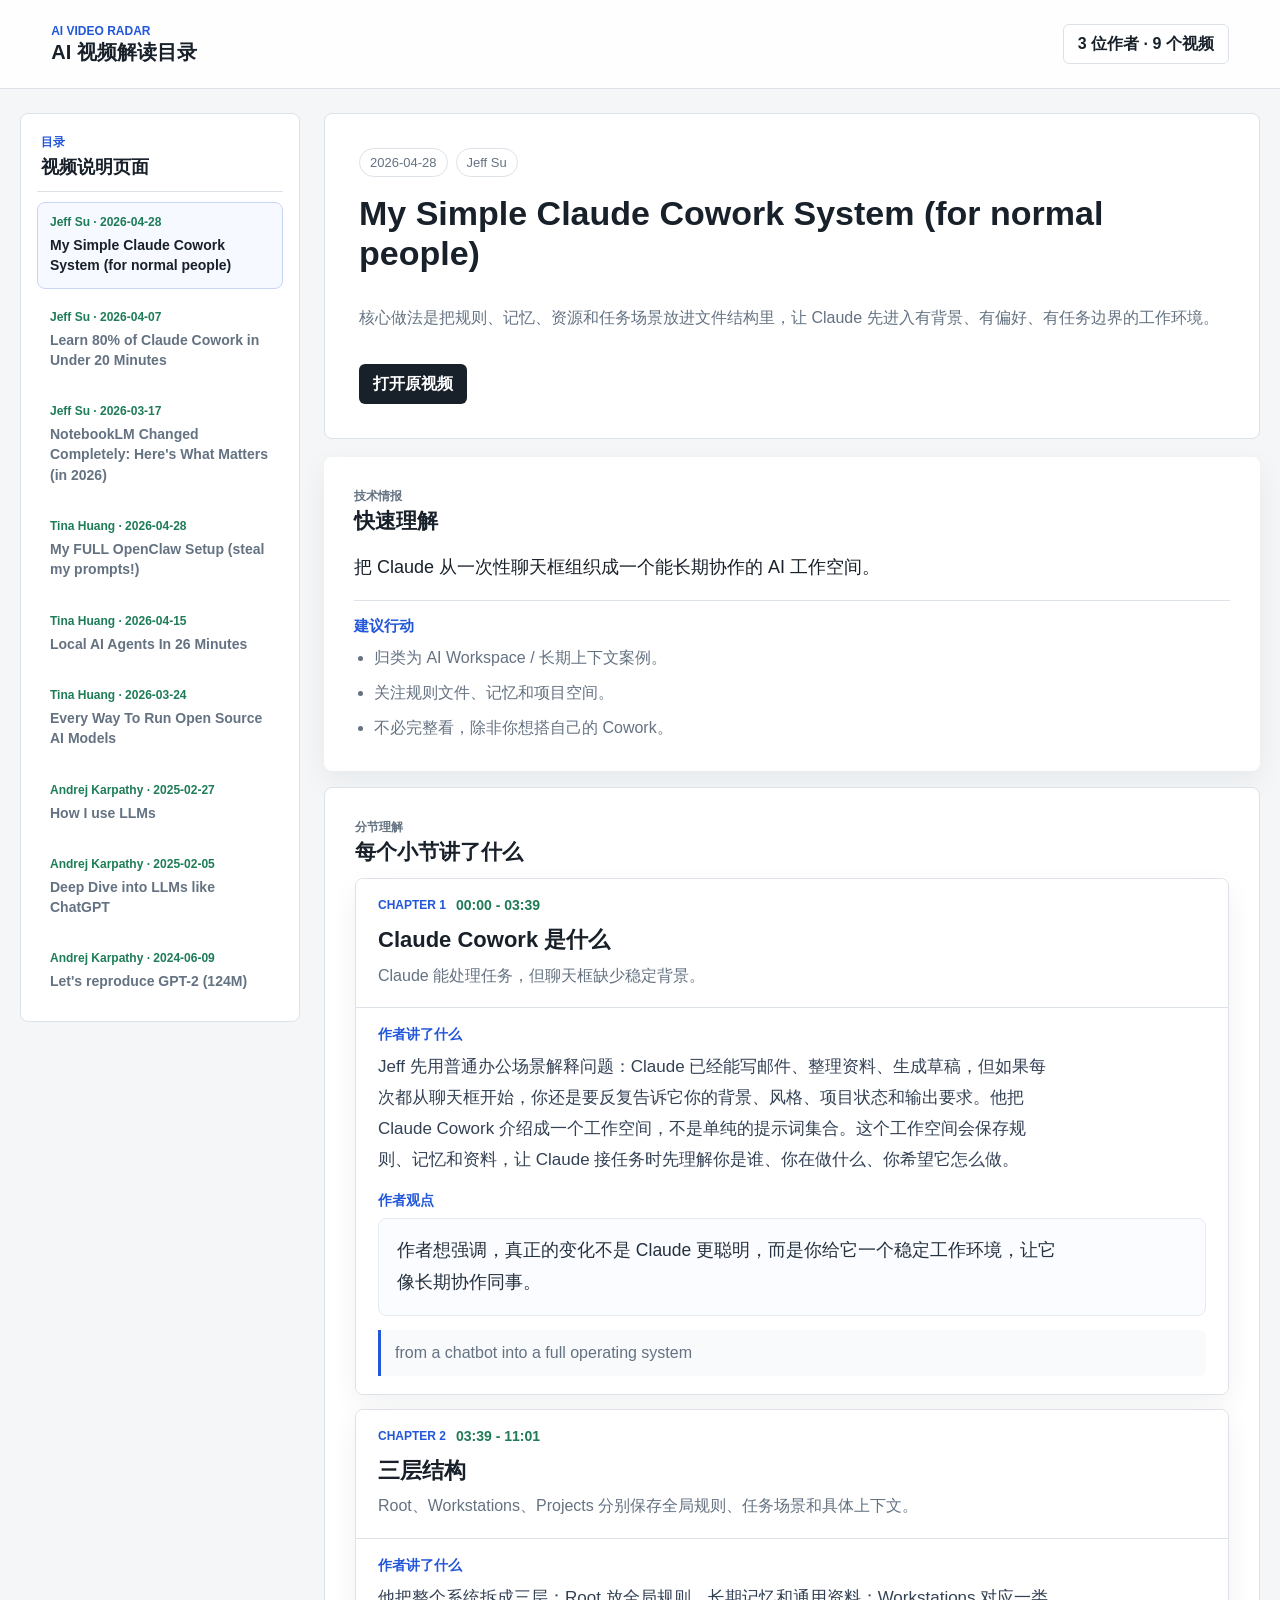
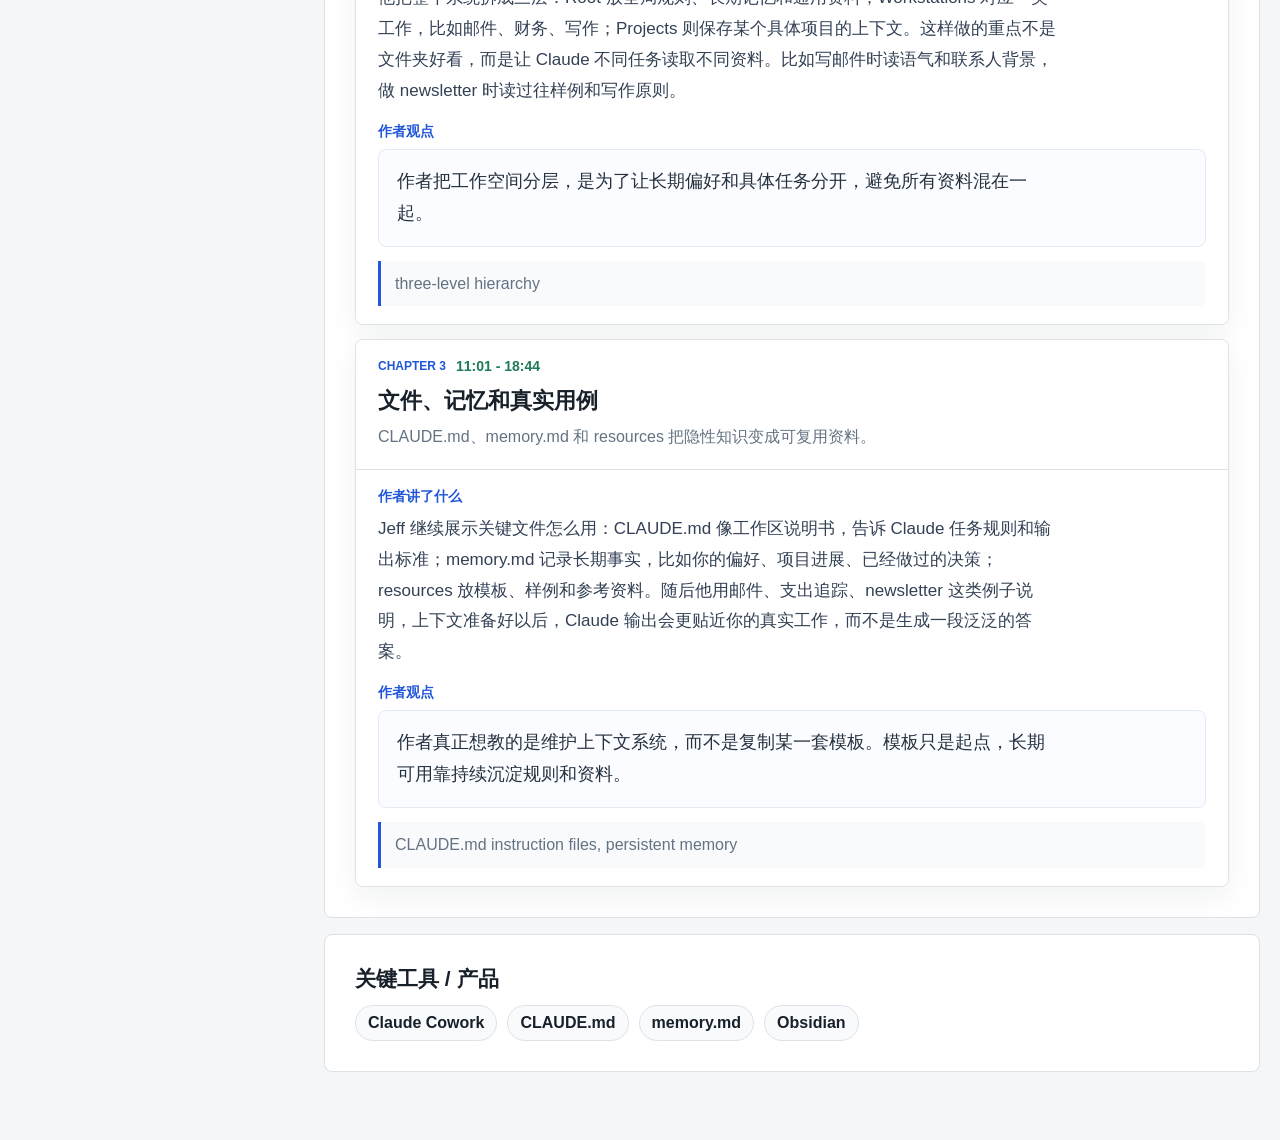
<file: index.html>
<!doctype html>
<html lang="zh-CN">
  <head>
    <meta charset="utf-8">
    <meta name="viewport" content="width=device-width, initial-scale=1">
    <title>AI Video Radar</title>
    <link rel="stylesheet" href="./styles.css">
  </head>
  <body>
    <div id="app"></div>
    <script src="./data/report.js"></script>
    <script src="./app.js"></script>
  </body>
</html>
</file>
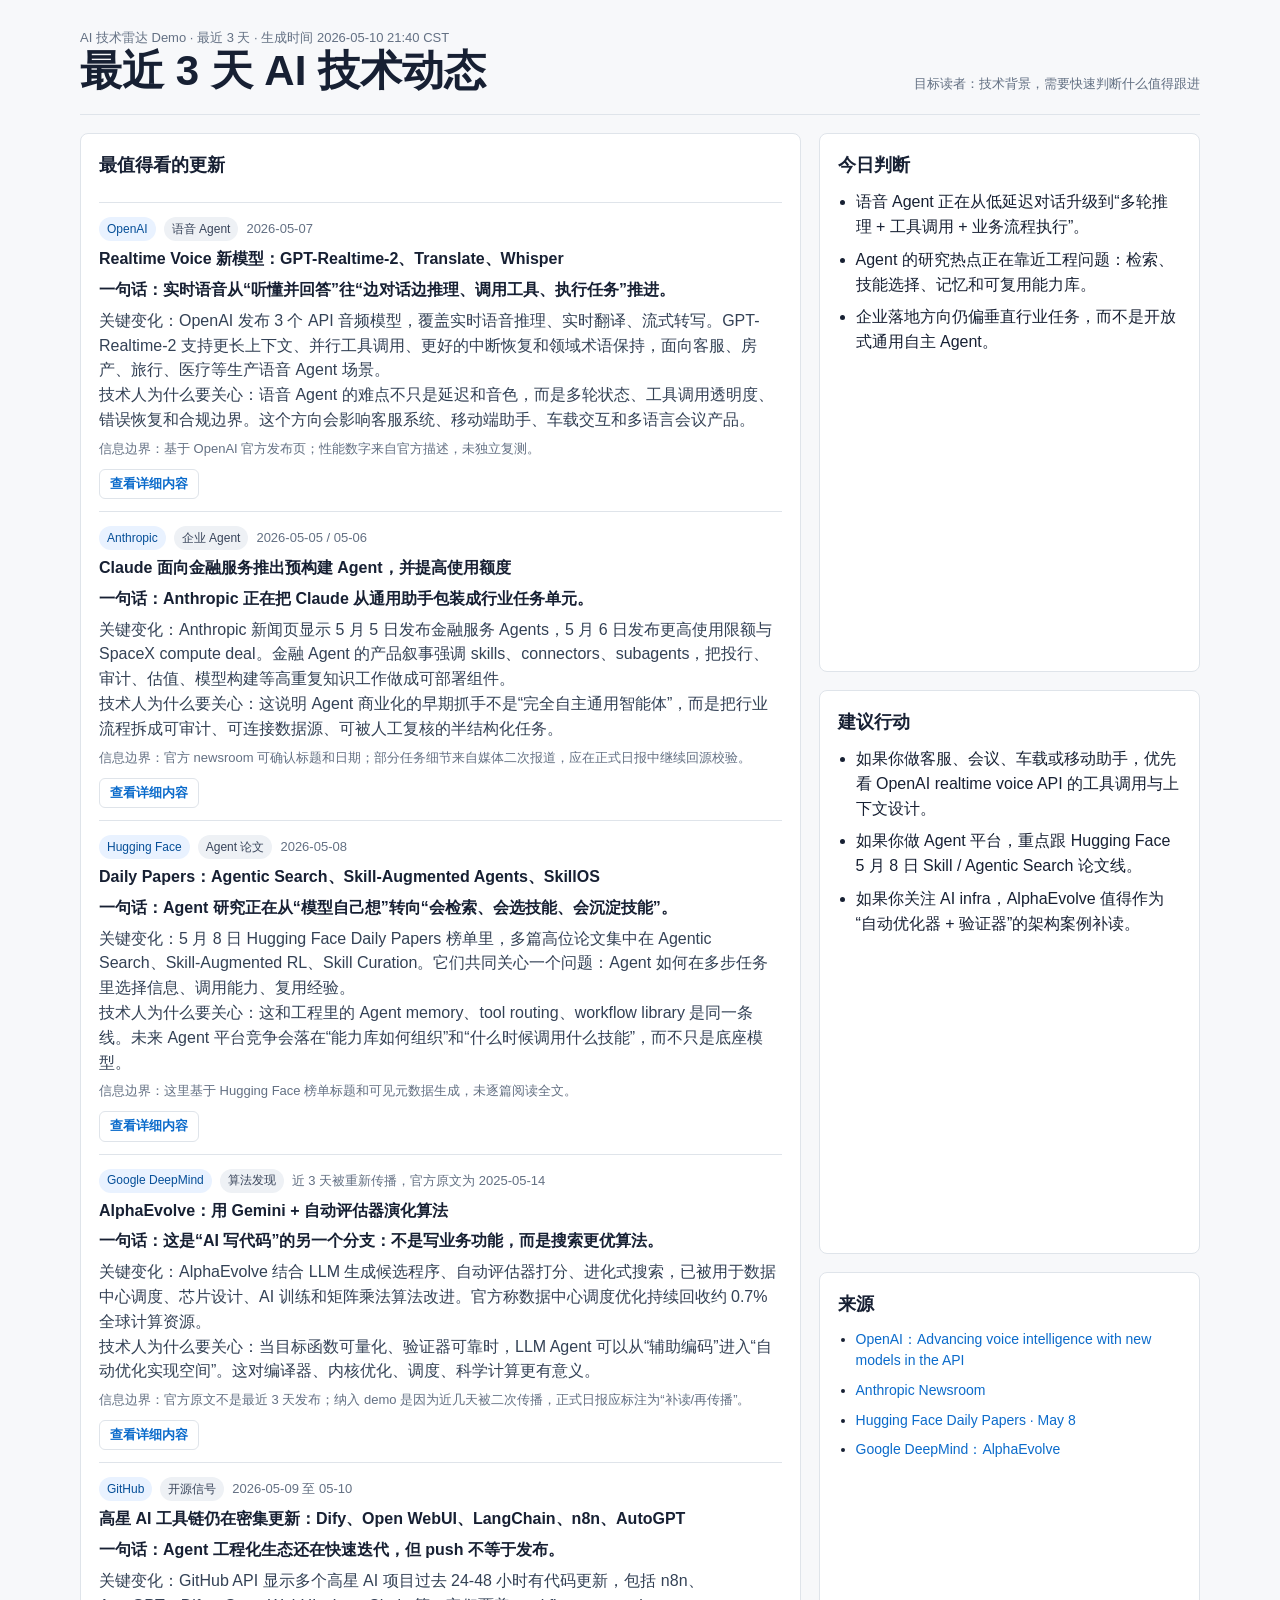
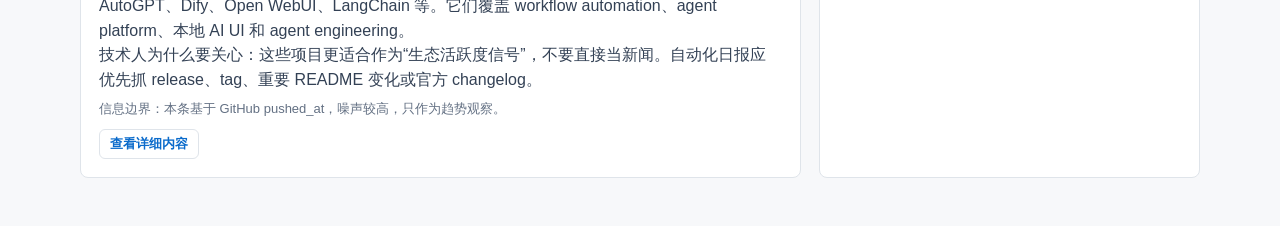
<file: reports/2026-05-10-demo-3days.html>
<!doctype html>
<html lang="zh-CN">
  <head>
    <meta charset="utf-8">
    <meta name="viewport" content="width=device-width, initial-scale=1">
    <title>AI 技术雷达 Demo｜最近 3 天</title>
    <style>
      :root {
        color-scheme: light;
        --bg: #f7f8fa;
        --text: #172033;
        --muted: #637083;
        --line: #dfe4ea;
        --panel: #ffffff;
        --accent: #0b6bcb;
        --accent-soft: #e9f2ff;
        --tag: #eef1f5;
      }

      * {
        box-sizing: border-box;
      }

      body {
        margin: 0;
        background: var(--bg);
        color: var(--text);
        font-family: -apple-system, BlinkMacSystemFont, "Segoe UI", sans-serif;
        line-height: 1.55;
      }

      main {
        width: min(1120px, calc(100% - 32px));
        margin: 0 auto;
        padding: 28px 0 48px;
      }

      header {
        display: grid;
        grid-template-columns: 1fr auto;
        gap: 16px;
        align-items: end;
        border-bottom: 1px solid var(--line);
        padding-bottom: 20px;
        margin-bottom: 18px;
      }

      h1, h2, h3, p {
        margin: 0;
      }

      h1 {
        font-size: clamp(28px, 4vw, 42px);
        line-height: 1.1;
        letter-spacing: 0;
      }

      h2 {
        font-size: 18px;
        margin-bottom: 10px;
      }

      h3 {
        font-size: 16px;
        margin-bottom: 6px;
      }

      a {
        color: var(--accent);
        text-decoration: none;
      }

      .meta {
        color: var(--muted);
        font-size: 13px;
      }

      .grid {
        display: grid;
        grid-template-columns: 1.7fr 0.9fr;
        gap: 18px;
      }

      .panel {
        background: var(--panel);
        border: 1px solid var(--line);
        border-radius: 8px;
        padding: 18px;
      }

      .brief {
        display: grid;
        gap: 12px;
      }

      .item {
        border-top: 1px solid var(--line);
        padding-top: 14px;
      }

      .item:first-child {
        border-top: 0;
        padding-top: 0;
      }

      .item-head {
        display: flex;
        gap: 8px;
        align-items: center;
        flex-wrap: wrap;
        margin-bottom: 6px;
      }

      .tag {
        display: inline-flex;
        align-items: center;
        min-height: 24px;
        padding: 2px 8px;
        border-radius: 999px;
        background: var(--tag);
        color: #38445a;
        font-size: 12px;
        white-space: nowrap;
      }

      .tag.strong {
        background: var(--accent-soft);
        color: #064f98;
      }

      .one-line {
        font-weight: 700;
        margin-bottom: 6px;
      }

      .why {
        color: #334155;
      }

      .boundary {
        color: var(--muted);
        font-size: 13px;
        margin-top: 6px;
      }

      .source-actions {
        display: flex;
        flex-wrap: wrap;
        gap: 8px;
        margin-top: 10px;
      }

      .source-actions a,
      .source-actions summary,
      .detail-link {
        display: inline-flex;
        align-items: center;
        min-height: 30px;
        padding: 4px 10px;
        border: 1px solid var(--line);
        border-radius: 6px;
        background: #fff;
        color: var(--accent);
        font-size: 13px;
        font-weight: 600;
        cursor: pointer;
      }

      .detail-link {
        width: fit-content;
        margin-top: 10px;
      }

      details.translation {
        margin-top: 10px;
      }

      details.translation summary {
        width: fit-content;
        list-style: none;
      }

      details.translation summary::-webkit-details-marker {
        display: none;
      }

      .translation-body {
        margin-top: 10px;
        border-left: 3px solid var(--accent);
        background: #fbfcfe;
        padding: 12px 14px;
      }

      .translation-body p + p {
        margin-top: 8px;
      }

      .side-stack {
        display: grid;
        gap: 18px;
      }

      ul {
        margin: 8px 0 0;
        padding-left: 18px;
      }

      li + li {
        margin-top: 8px;
      }

      .source-list {
        font-size: 14px;
      }

      @media (max-width: 800px) {
        header,
        .grid {
          grid-template-columns: 1fr;
        }
      }
    </style>
  </head>
  <body>
    <main>
      <header>
        <div>
          <p class="meta">AI 技术雷达 Demo · 最近 3 天 · 生成时间 2026-05-10 21:40 CST</p>
          <h1>最近 3 天 AI 技术动态</h1>
        </div>
        <p class="meta">目标读者：技术背景，需要快速判断什么值得跟进</p>
      </header>

      <section class="grid">
        <article class="panel brief">
          <h2>最值得看的更新</h2>

          <section class="item">
            <div class="item-head">
              <span class="tag strong">OpenAI</span>
              <span class="tag">语音 Agent</span>
              <span class="meta">2026-05-07</span>
            </div>
            <h3>Realtime Voice 新模型：GPT-Realtime-2、Translate、Whisper</h3>
            <p class="one-line">一句话：实时语音从“听懂并回答”往“边对话边推理、调用工具、执行任务”推进。</p>
            <p class="why">关键变化：OpenAI 发布 3 个 API 音频模型，覆盖实时语音推理、实时翻译、流式转写。GPT-Realtime-2 支持更长上下文、并行工具调用、更好的中断恢复和领域术语保持，面向客服、房产、旅行、医疗等生产语音 Agent 场景。</p>
            <p class="why">技术人为什么要关心：语音 Agent 的难点不只是延迟和音色，而是多轮状态、工具调用透明度、错误恢复和合规边界。这个方向会影响客服系统、移动端助手、车载交互和多语言会议产品。</p>
            <p class="boundary">信息边界：基于 OpenAI 官方发布页；性能数字来自官方描述，未独立复测。</p>
            <a class="detail-link" href="./details/openai-realtime-voice.html">查看详细内容</a>
          </section>

          <section class="item">
            <div class="item-head">
              <span class="tag strong">Anthropic</span>
              <span class="tag">企业 Agent</span>
              <span class="meta">2026-05-05 / 05-06</span>
            </div>
            <h3>Claude 面向金融服务推出预构建 Agent，并提高使用额度</h3>
            <p class="one-line">一句话：Anthropic 正在把 Claude 从通用助手包装成行业任务单元。</p>
            <p class="why">关键变化：Anthropic 新闻页显示 5 月 5 日发布金融服务 Agents，5 月 6 日发布更高使用限额与 SpaceX compute deal。金融 Agent 的产品叙事强调 skills、connectors、subagents，把投行、审计、估值、模型构建等高重复知识工作做成可部署组件。</p>
            <p class="why">技术人为什么要关心：这说明 Agent 商业化的早期抓手不是“完全自主通用智能体”，而是把行业流程拆成可审计、可连接数据源、可被人工复核的半结构化任务。</p>
            <p class="boundary">信息边界：官方 newsroom 可确认标题和日期；部分任务细节来自媒体二次报道，应在正式日报中继续回源校验。</p>
            <a class="detail-link" href="./details/anthropic-financial-agents.html">查看详细内容</a>
          </section>

          <section class="item">
            <div class="item-head">
              <span class="tag strong">Hugging Face</span>
              <span class="tag">Agent 论文</span>
              <span class="meta">2026-05-08</span>
            </div>
            <h3>Daily Papers：Agentic Search、Skill-Augmented Agents、SkillOS</h3>
            <p class="one-line">一句话：Agent 研究正在从“模型自己想”转向“会检索、会选技能、会沉淀技能”。</p>
            <p class="why">关键变化：5 月 8 日 Hugging Face Daily Papers 榜单里，多篇高位论文集中在 Agentic Search、Skill-Augmented RL、Skill Curation。它们共同关心一个问题：Agent 如何在多步任务里选择信息、调用能力、复用经验。</p>
            <p class="why">技术人为什么要关心：这和工程里的 Agent memory、tool routing、workflow library 是同一条线。未来 Agent 平台竞争会落在“能力库如何组织”和“什么时候调用什么技能”，而不只是底座模型。</p>
            <p class="boundary">信息边界：这里基于 Hugging Face 榜单标题和可见元数据生成，未逐篇阅读全文。</p>
            <a class="detail-link" href="./details/huggingface-agent-papers.html">查看详细内容</a>
          </section>

          <section class="item">
            <div class="item-head">
              <span class="tag strong">Google DeepMind</span>
              <span class="tag">算法发现</span>
              <span class="meta">近 3 天被重新传播，官方原文为 2025-05-14</span>
            </div>
            <h3>AlphaEvolve：用 Gemini + 自动评估器演化算法</h3>
            <p class="one-line">一句话：这是“AI 写代码”的另一个分支：不是写业务功能，而是搜索更优算法。</p>
            <p class="why">关键变化：AlphaEvolve 结合 LLM 生成候选程序、自动评估器打分、进化式搜索，已被用于数据中心调度、芯片设计、AI 训练和矩阵乘法算法改进。官方称数据中心调度优化持续回收约 0.7% 全球计算资源。</p>
            <p class="why">技术人为什么要关心：当目标函数可量化、验证器可靠时，LLM Agent 可以从“辅助编码”进入“自动优化实现空间”。这对编译器、内核优化、调度、科学计算更有意义。</p>
            <p class="boundary">信息边界：官方原文不是最近 3 天发布；纳入 demo 是因为近几天被二次传播，正式日报应标注为“补读/再传播”。</p>
            <a class="detail-link" href="./details/alphaevolve.html">查看详细内容</a>
          </section>

          <section class="item">
            <div class="item-head">
              <span class="tag strong">GitHub</span>
              <span class="tag">开源信号</span>
              <span class="meta">2026-05-09 至 05-10</span>
            </div>
            <h3>高星 AI 工具链仍在密集更新：Dify、Open WebUI、LangChain、n8n、AutoGPT</h3>
            <p class="one-line">一句话：Agent 工程化生态还在快速迭代，但 push 不等于发布。</p>
            <p class="why">关键变化：GitHub API 显示多个高星 AI 项目过去 24-48 小时有代码更新，包括 n8n、AutoGPT、Dify、Open WebUI、LangChain 等。它们覆盖 workflow automation、agent platform、本地 AI UI 和 agent engineering。</p>
            <p class="why">技术人为什么要关心：这些项目更适合作为“生态活跃度信号”，不要直接当新闻。自动化日报应优先抓 release、tag、重要 README 变化或官方 changelog。</p>
            <p class="boundary">信息边界：本条基于 GitHub pushed_at，噪声较高，只作为趋势观察。</p>
            <a class="detail-link" href="./details/github-ai-toolchain.html">查看详细内容</a>
          </section>
        </article>

        <aside class="side-stack">
          <section class="panel">
            <h2>今日判断</h2>
            <ul>
              <li>语音 Agent 正在从低延迟对话升级到“多轮推理 + 工具调用 + 业务流程执行”。</li>
              <li>Agent 的研究热点正在靠近工程问题：检索、技能选择、记忆和可复用能力库。</li>
              <li>企业落地方向仍偏垂直行业任务，而不是开放式通用自主 Agent。</li>
            </ul>
          </section>

          <section class="panel">
            <h2>建议行动</h2>
            <ul>
              <li>如果你做客服、会议、车载或移动助手，优先看 OpenAI realtime voice API 的工具调用与上下文设计。</li>
              <li>如果你做 Agent 平台，重点跟 Hugging Face 5 月 8 日 Skill / Agentic Search 论文线。</li>
              <li>如果你关注 AI infra，AlphaEvolve 值得作为“自动优化器 + 验证器”的架构案例补读。</li>
            </ul>
          </section>

          <section class="panel source-list">
            <h2>来源</h2>
            <ul>
              <li><a href="https://openai.com/index/advancing-voice-intelligence-with-new-models-in-the-api/">OpenAI：Advancing voice intelligence with new models in the API</a></li>
              <li><a href="https://www.anthropic.com/news">Anthropic Newsroom</a></li>
              <li><a href="https://api-inference.huggingface.co/papers/date/2026-05-08">Hugging Face Daily Papers · May 8</a></li>
              <li><a href="https://deepmind.google/blog/alphaevolve-a-gemini-powered-coding-agent-for-designing-advanced-algorithms/">Google DeepMind：AlphaEvolve</a></li>
            </ul>
          </section>
        </aside>
      </section>
    </main>
  </body>
</html>
</file>
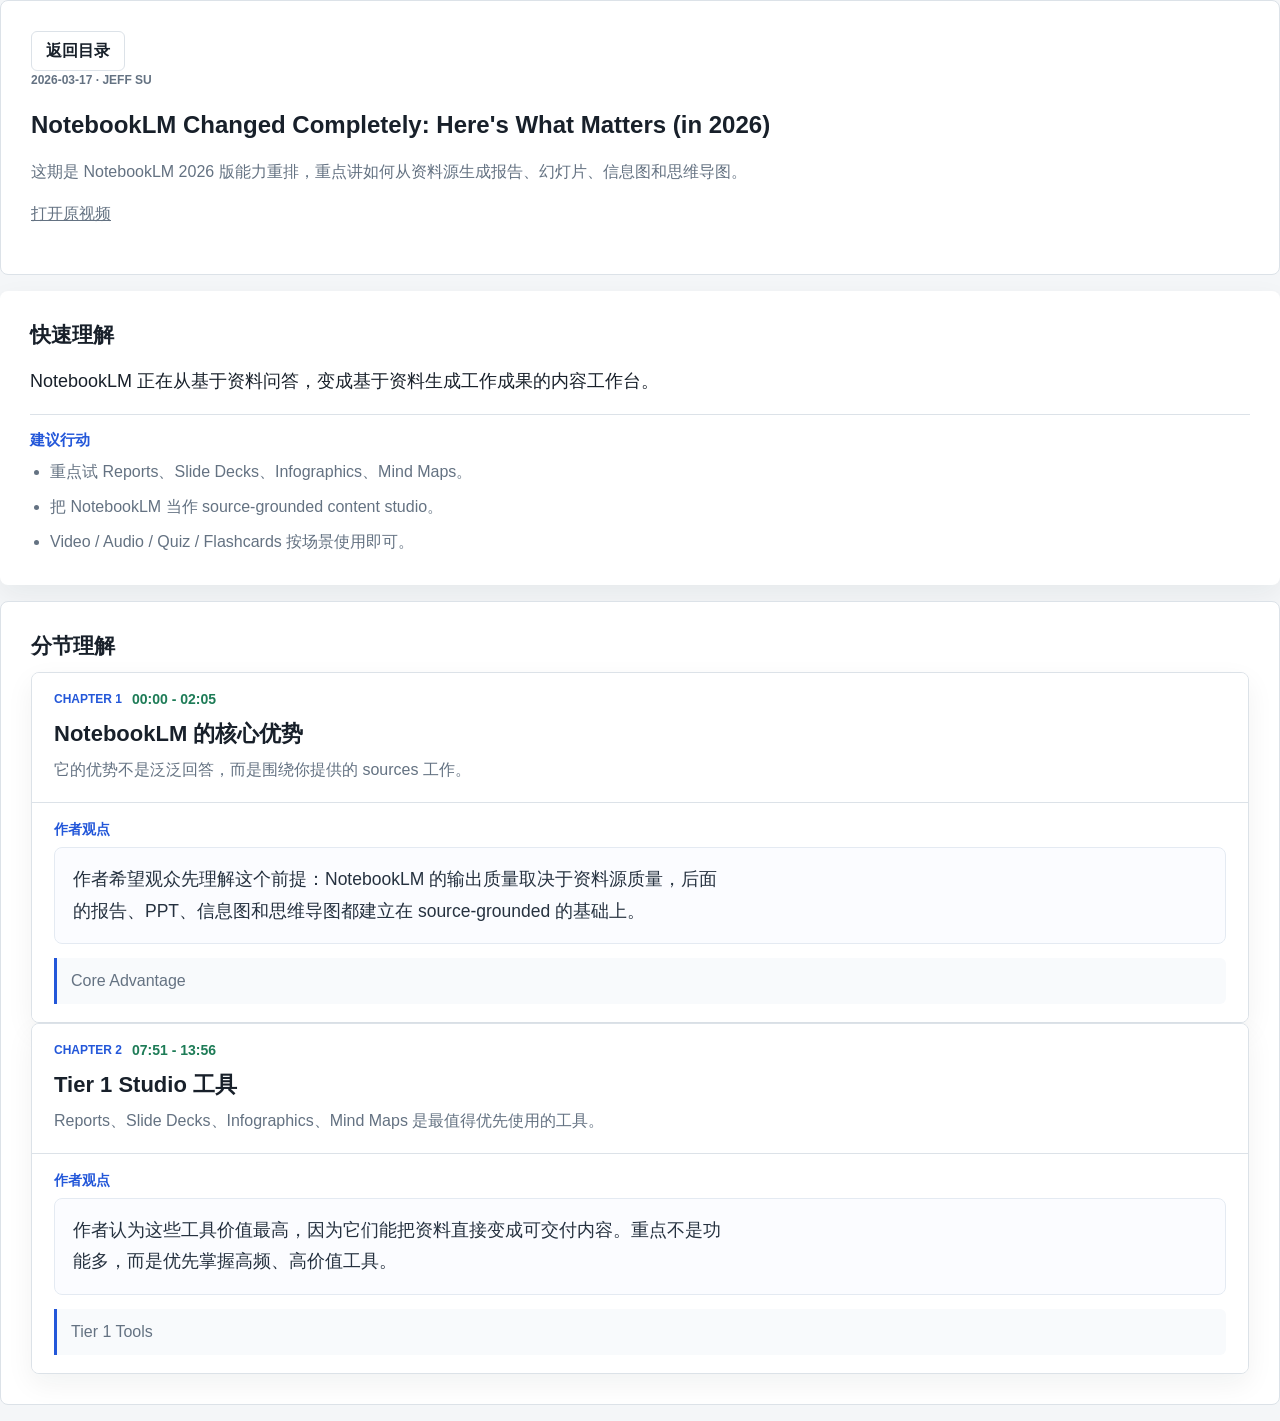
<file: videos/2026-03-17-notebooklm-2026.html>
<!doctype html>
<html lang="zh-CN">
  <head>
    <meta charset="utf-8">
    <meta name="viewport" content="width=device-width, initial-scale=1">
    <title>NotebookLM Changed Completely</title>
    <link rel="stylesheet" href="../styles.css">
  </head>
  <body>
    <main class="reader-shell article-layout two-page-brief">
      <section class="panel">
        <a class="source-link" href="../index.html">返回目录</a>
        <p class="eyebrow">2026-03-17 · Jeff Su</p>
        <h1>NotebookLM Changed Completely: Here's What Matters (in 2026)</h1>
        <p class="brief-copy">这期是 NotebookLM 2026 版能力重排，重点讲如何从资料源生成报告、幻灯片、信息图和思维导图。</p>
        <p><a href="https://www.youtube.com/watch?v=_uXnyhrqmsU" target="_blank" rel="noreferrer">打开原视频</a></p>
      </section>
      <section class="panel key-takeaway">
        <h2 class="section-title">快速理解</h2>
        <p class="lead brief-copy">NotebookLM 正在从基于资料问答，变成基于资料生成工作成果的内容工作台。</p>
        <div class="brief-actions">
          <h3>建议行动</h3>
          <ul>
            <li>重点试 Reports、Slide Decks、Infographics、Mind Maps。</li>
            <li>把 NotebookLM 当作 source-grounded content studio。</li>
            <li>Video / Audio / Quiz / Flashcards 按场景使用即可。</li>
          </ul>
        </div>
      </section>
      <section class="panel">
        <h2 class="section-title">分节理解</h2>
        <article class="section-card">
          <div class="section-card__head"><div class="chapter-kicker"><span>Chapter 1</span><strong>00:00 - 02:05</strong></div><div><h3>NotebookLM 的核心优势</h3><p class="section-card__summary brief-copy">它的优势不是泛泛回答，而是围绕你提供的 sources 工作。</p></div></div>
          <div class="section-card__body"><div class="section-card__cell section-card__author"><h4>作者观点</h4><div class="author-panel"><p class="author-body brief-copy">作者希望观众先理解这个前提：NotebookLM 的输出质量取决于资料源质量，后面的报告、PPT、信息图和思维导图都建立在 source-grounded 的基础上。</p></div><blockquote>Core Advantage</blockquote></div></div>
        </article>
        <article class="section-card">
          <div class="section-card__head"><div class="chapter-kicker"><span>Chapter 2</span><strong>07:51 - 13:56</strong></div><div><h3>Tier 1 Studio 工具</h3><p class="section-card__summary brief-copy">Reports、Slide Decks、Infographics、Mind Maps 是最值得优先使用的工具。</p></div></div>
          <div class="section-card__body"><div class="section-card__cell section-card__author"><h4>作者观点</h4><div class="author-panel"><p class="author-body brief-copy">作者认为这些工具价值最高，因为它们能把资料直接变成可交付内容。重点不是功能多，而是优先掌握高频、高价值工具。</p></div><blockquote>Tier 1 Tools</blockquote></div></div>
        </article>
      </section>
    </main>
  </body>
</html>
</file>
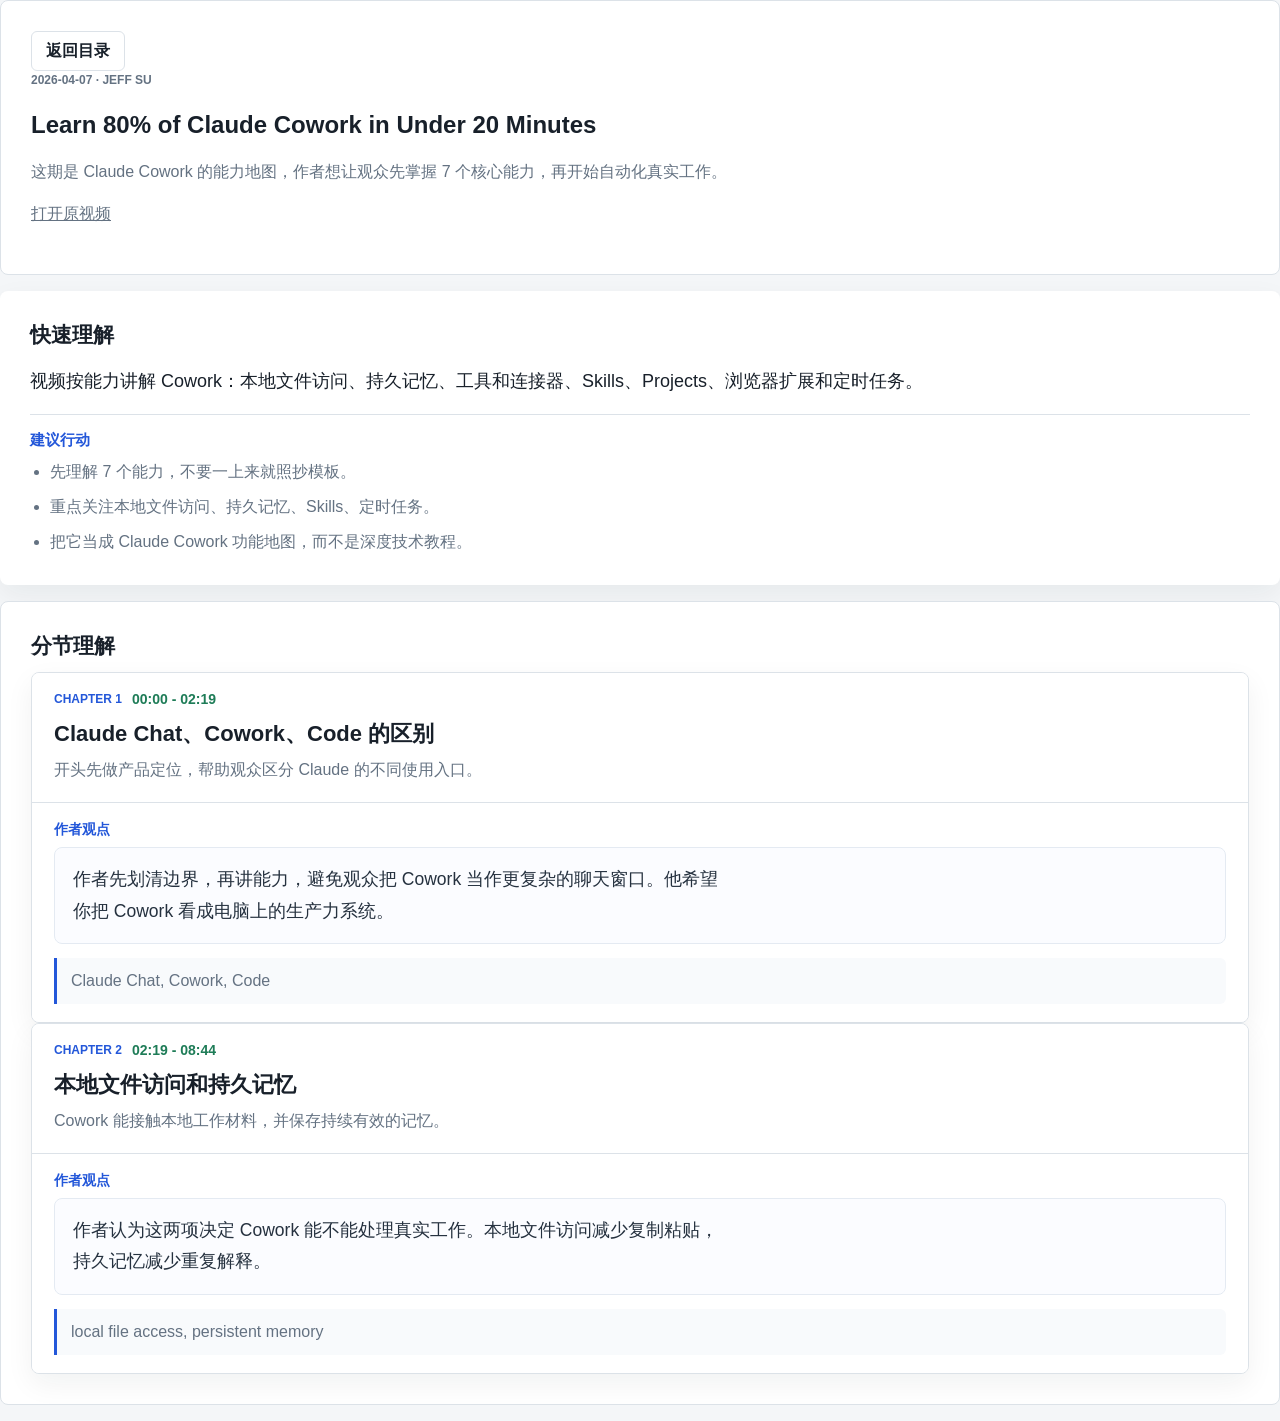
<file: videos/2026-04-07-claude-cowork-80-percent.html>
<!doctype html>
<html lang="zh-CN">
  <head>
    <meta charset="utf-8">
    <meta name="viewport" content="width=device-width, initial-scale=1">
    <title>Learn 80% of Claude Cowork</title>
    <link rel="stylesheet" href="../styles.css">
  </head>
  <body>
    <main class="reader-shell article-layout two-page-brief">
      <section class="panel">
        <a class="source-link" href="../index.html">返回目录</a>
        <p class="eyebrow">2026-04-07 · Jeff Su</p>
        <h1>Learn 80% of Claude Cowork in Under 20 Minutes</h1>
        <p class="brief-copy">这期是 Claude Cowork 的能力地图，作者想让观众先掌握 7 个核心能力，再开始自动化真实工作。</p>
        <p><a href="https://www.youtube.com/watch?v=z9rdrNrkvDY" target="_blank" rel="noreferrer">打开原视频</a></p>
      </section>
      <section class="panel key-takeaway">
        <h2 class="section-title">快速理解</h2>
        <p class="lead brief-copy">视频按能力讲解 Cowork：本地文件访问、持久记忆、工具和连接器、Skills、Projects、浏览器扩展和定时任务。</p>
        <div class="brief-actions">
          <h3>建议行动</h3>
          <ul>
            <li>先理解 7 个能力，不要一上来就照抄模板。</li>
            <li>重点关注本地文件访问、持久记忆、Skills、定时任务。</li>
            <li>把它当成 Claude Cowork 功能地图，而不是深度技术教程。</li>
          </ul>
        </div>
      </section>
      <section class="panel">
        <h2 class="section-title">分节理解</h2>
        <article class="section-card">
          <div class="section-card__head"><div class="chapter-kicker"><span>Chapter 1</span><strong>00:00 - 02:19</strong></div><div><h3>Claude Chat、Cowork、Code 的区别</h3><p class="section-card__summary brief-copy">开头先做产品定位，帮助观众区分 Claude 的不同使用入口。</p></div></div>
          <div class="section-card__body"><div class="section-card__cell section-card__author"><h4>作者观点</h4><div class="author-panel"><p class="author-body brief-copy">作者先划清边界，再讲能力，避免观众把 Cowork 当作更复杂的聊天窗口。他希望你把 Cowork 看成电脑上的生产力系统。</p></div><blockquote>Claude Chat, Cowork, Code</blockquote></div></div>
        </article>
        <article class="section-card">
          <div class="section-card__head"><div class="chapter-kicker"><span>Chapter 2</span><strong>02:19 - 08:44</strong></div><div><h3>本地文件访问和持久记忆</h3><p class="section-card__summary brief-copy">Cowork 能接触本地工作材料，并保存持续有效的记忆。</p></div></div>
          <div class="section-card__body"><div class="section-card__cell section-card__author"><h4>作者观点</h4><div class="author-panel"><p class="author-body brief-copy">作者认为这两项决定 Cowork 能不能处理真实工作。本地文件访问减少复制粘贴，持久记忆减少重复解释。</p></div><blockquote>local file access, persistent memory</blockquote></div></div>
        </article>
      </section>
    </main>
  </body>
</html>
</file>
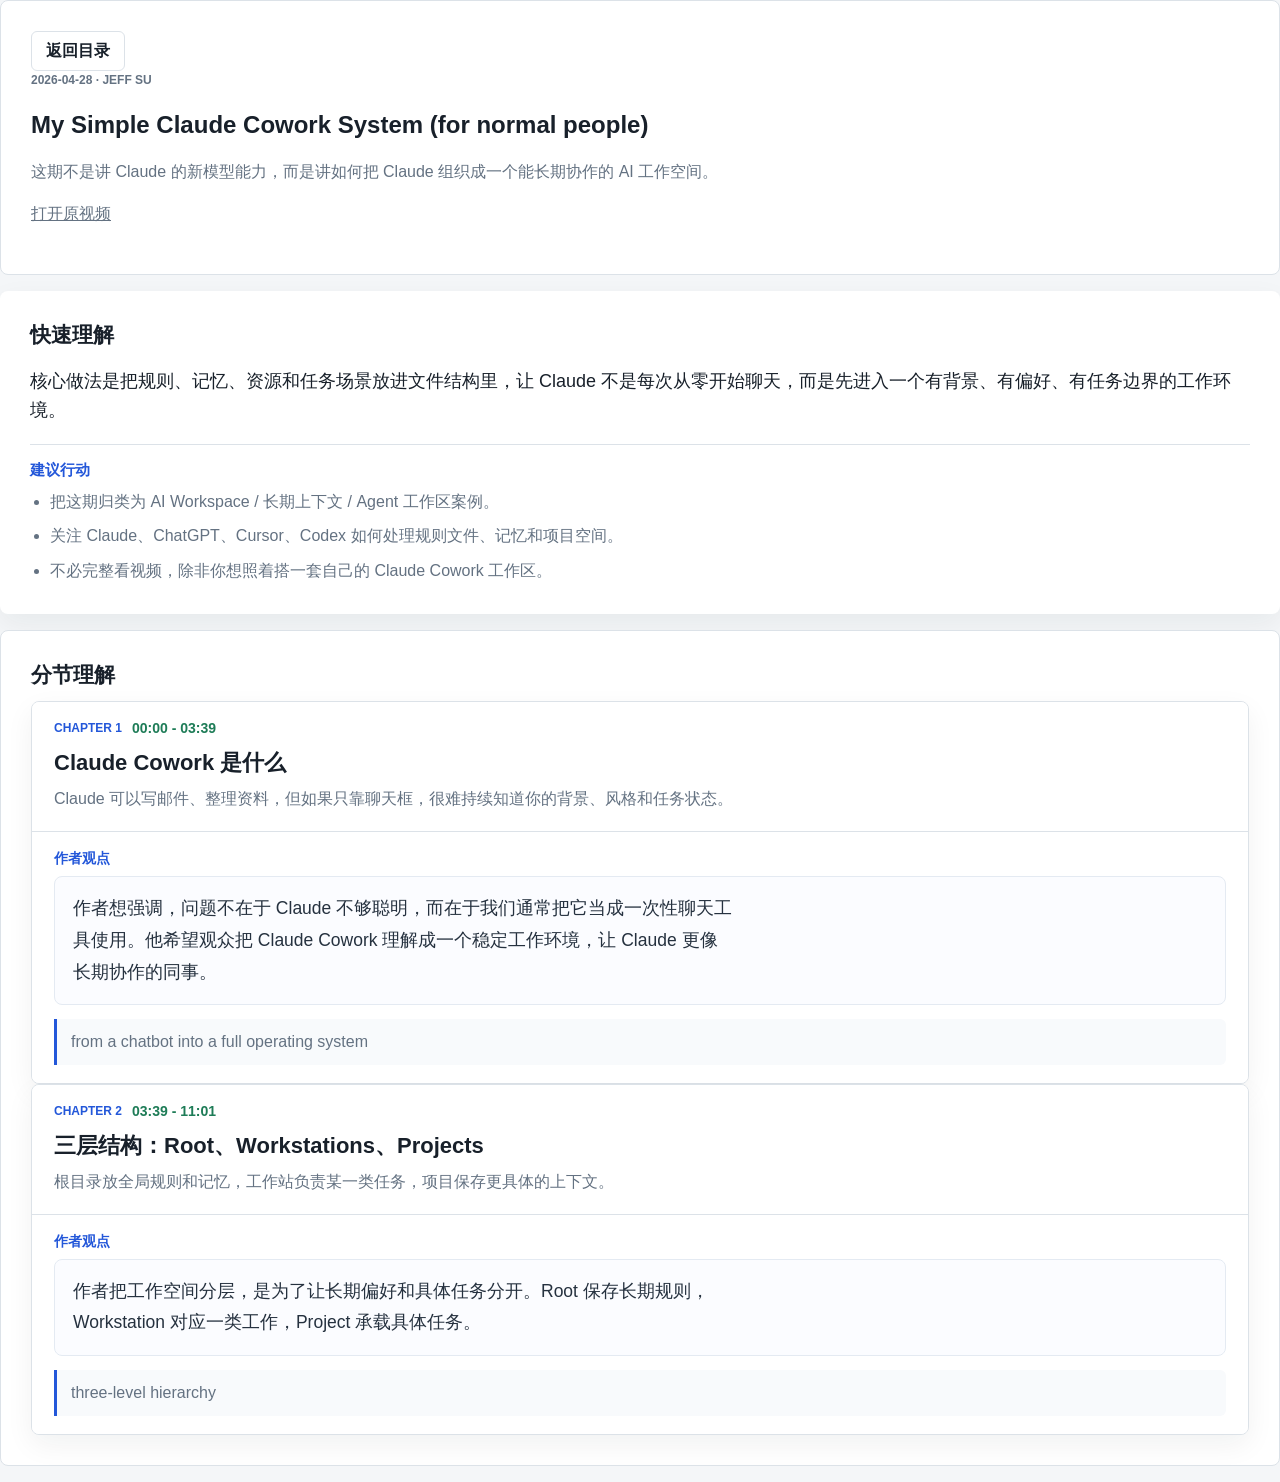
<file: videos/2026-04-28-claude-cowork-system.html>
<!doctype html>
<html lang="zh-CN">
  <head>
    <meta charset="utf-8">
    <meta name="viewport" content="width=device-width, initial-scale=1">
    <title>My Simple Claude Cowork System</title>
    <link rel="stylesheet" href="../styles.css">
  </head>
  <body>
    <main class="reader-shell article-layout two-page-brief">
      <section class="panel">
        <a class="source-link" href="../index.html">返回目录</a>
        <p class="eyebrow">2026-04-28 · Jeff Su</p>
        <h1>My Simple Claude Cowork System (for normal people)</h1>
        <p class="brief-copy">这期不是讲 Claude 的新模型能力，而是讲如何把 Claude 组织成一个能长期协作的 AI 工作空间。</p>
        <p><a href="https://www.youtube.com/watch?v=0_dSWLOHKng" target="_blank" rel="noreferrer">打开原视频</a></p>
      </section>
      <section class="panel key-takeaway">
        <h2 class="section-title">快速理解</h2>
        <p class="lead brief-copy">核心做法是把规则、记忆、资源和任务场景放进文件结构里，让 Claude 不是每次从零开始聊天，而是先进入一个有背景、有偏好、有任务边界的工作环境。</p>
        <div class="brief-actions">
          <h3>建议行动</h3>
          <ul>
            <li>把这期归类为 AI Workspace / 长期上下文 / Agent 工作区案例。</li>
            <li>关注 Claude、ChatGPT、Cursor、Codex 如何处理规则文件、记忆和项目空间。</li>
            <li>不必完整看视频，除非你想照着搭一套自己的 Claude Cowork 工作区。</li>
          </ul>
        </div>
      </section>
      <section class="panel">
        <h2 class="section-title">分节理解</h2>
        <article class="section-card">
          <div class="section-card__head"><div class="chapter-kicker"><span>Chapter 1</span><strong>00:00 - 03:39</strong></div><div><h3>Claude Cowork 是什么</h3><p class="section-card__summary brief-copy">Claude 可以写邮件、整理资料，但如果只靠聊天框，很难持续知道你的背景、风格和任务状态。</p></div></div>
          <div class="section-card__body"><div class="section-card__cell section-card__author"><h4>作者观点</h4><div class="author-panel"><p class="author-body brief-copy">作者想强调，问题不在于 Claude 不够聪明，而在于我们通常把它当成一次性聊天工具使用。他希望观众把 Claude Cowork 理解成一个稳定工作环境，让 Claude 更像长期协作的同事。</p></div><blockquote>from a chatbot into a full operating system</blockquote></div></div>
        </article>
        <article class="section-card">
          <div class="section-card__head"><div class="chapter-kicker"><span>Chapter 2</span><strong>03:39 - 11:01</strong></div><div><h3>三层结构：Root、Workstations、Projects</h3><p class="section-card__summary brief-copy">根目录放全局规则和记忆，工作站负责某一类任务，项目保存更具体的上下文。</p></div></div>
          <div class="section-card__body"><div class="section-card__cell section-card__author"><h4>作者观点</h4><div class="author-panel"><p class="author-body brief-copy">作者把工作空间分层，是为了让长期偏好和具体任务分开。Root 保存长期规则，Workstation 对应一类工作，Project 承载具体任务。</p></div><blockquote>three-level hierarchy</blockquote></div></div>
        </article>
      </section>
    </main>
  </body>
</html>
</file>
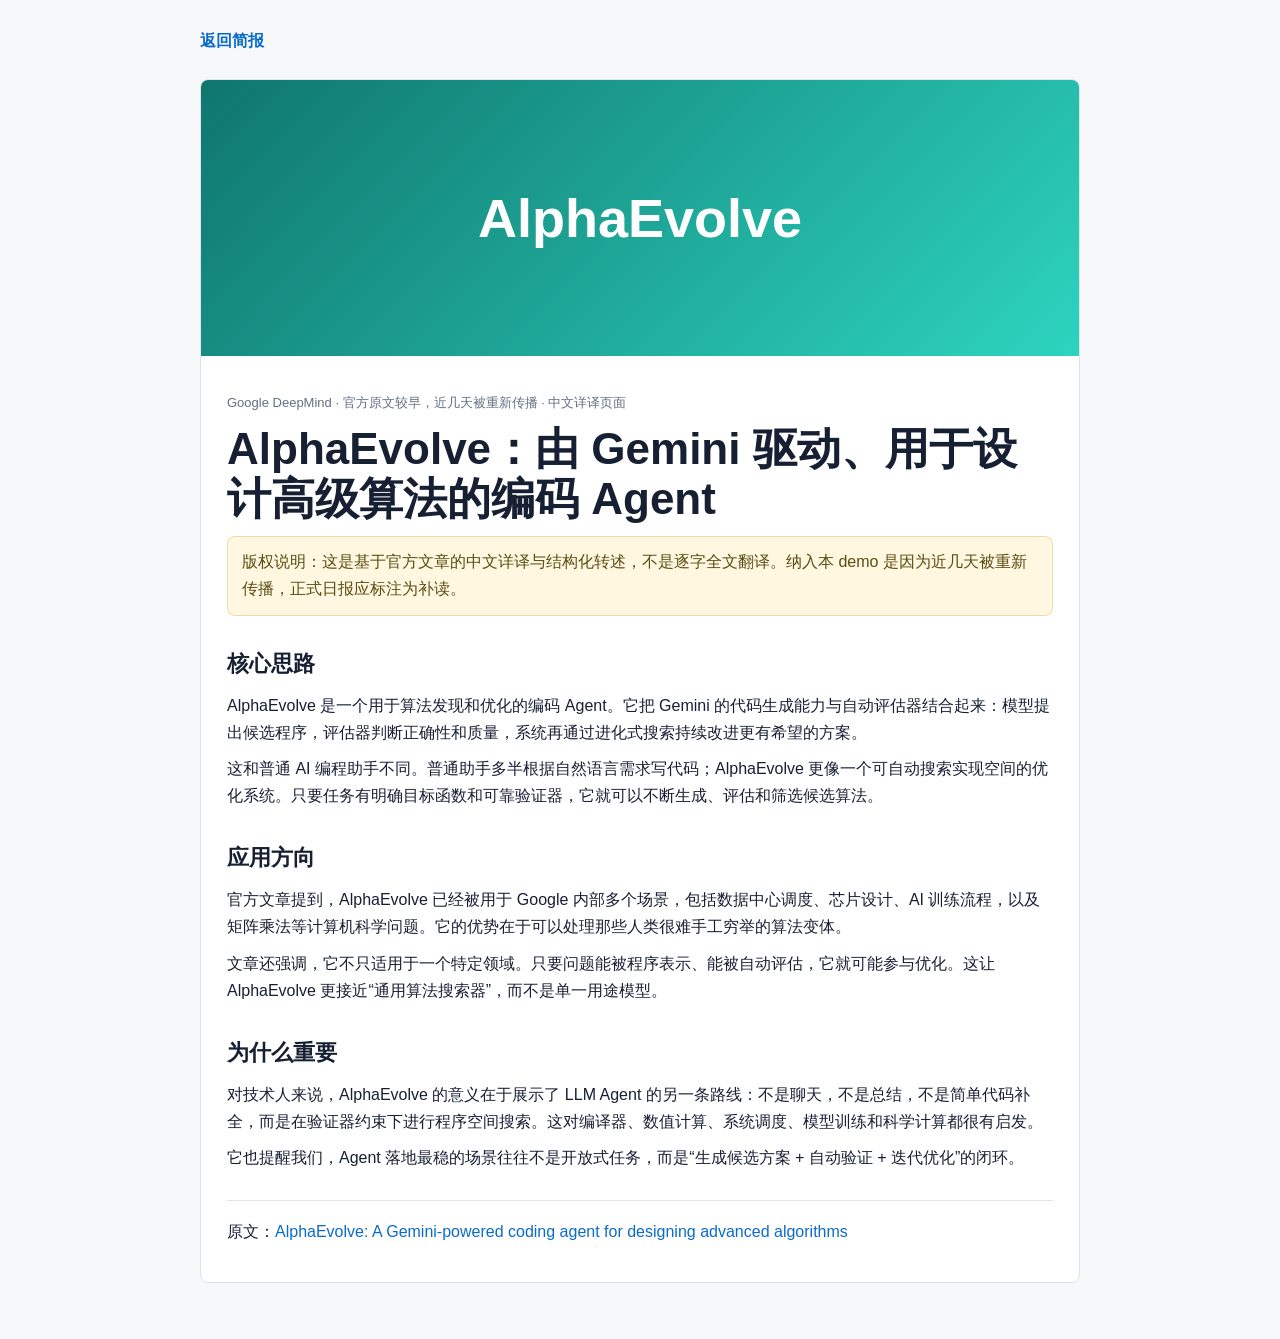
<file: reports/details/alphaevolve.html>
<!doctype html>
<html lang="zh-CN">
  <head>
    <meta charset="utf-8">
    <meta name="viewport" content="width=device-width, initial-scale=1">
    <title>AlphaEvolve｜中文详译</title>
    <style>
      body { margin: 0; background: #f7f8fa; color: #172033; font-family: -apple-system, BlinkMacSystemFont, "Segoe UI", sans-serif; line-height: 1.68; }
      main { width: min(880px, calc(100% - 32px)); margin: 0 auto; padding: 28px 0 56px; }
      a { color: #0b6bcb; text-decoration: none; }
      .back { display: inline-flex; margin-bottom: 24px; font-weight: 700; }
      article { background: #fff; border: 1px solid #dfe4ea; border-radius: 8px; overflow: hidden; }
      .media { min-height: 220px; display: grid; place-items: center; background: linear-gradient(135deg, #0f766e, #2dd4bf); color: #fff; padding: 28px; }
      .media strong { font-size: clamp(30px, 6vw, 54px); letter-spacing: 0; }
      .content { padding: 26px; }
      .meta { color: #637083; font-size: 13px; }
      h1 { font-size: clamp(28px, 5vw, 44px); line-height: 1.14; margin: 8px 0 12px; letter-spacing: 0; }
      h2 { margin: 30px 0 8px; font-size: 22px; }
      p { margin: 10px 0; }
      .notice { background: #fff7df; border: 1px solid #ecdca9; border-radius: 8px; padding: 12px 14px; color: #5b4b12; }
      .source { margin-top: 28px; padding-top: 18px; border-top: 1px solid #dfe4ea; }
    </style>
  </head>
  <body>
    <main>
      <a class="back" href="../2026-05-10-demo-3days.html">返回简报</a>
      <article>
        <div class="media"><strong>AlphaEvolve</strong></div>
        <div class="content">
          <p class="meta">Google DeepMind · 官方原文较早，近几天被重新传播 · 中文详译页面</p>
          <h1>AlphaEvolve：由 Gemini 驱动、用于设计高级算法的编码 Agent</h1>
          <p class="notice">版权说明：这是基于官方文章的中文详译与结构化转述，不是逐字全文翻译。纳入本 demo 是因为近几天被重新传播，正式日报应标注为补读。</p>

          <h2>核心思路</h2>
          <p>AlphaEvolve 是一个用于算法发现和优化的编码 Agent。它把 Gemini 的代码生成能力与自动评估器结合起来：模型提出候选程序，评估器判断正确性和质量，系统再通过进化式搜索持续改进更有希望的方案。</p>
          <p>这和普通 AI 编程助手不同。普通助手多半根据自然语言需求写代码；AlphaEvolve 更像一个可自动搜索实现空间的优化系统。只要任务有明确目标函数和可靠验证器，它就可以不断生成、评估和筛选候选算法。</p>

          <h2>应用方向</h2>
          <p>官方文章提到，AlphaEvolve 已经被用于 Google 内部多个场景，包括数据中心调度、芯片设计、AI 训练流程，以及矩阵乘法等计算机科学问题。它的优势在于可以处理那些人类很难手工穷举的算法变体。</p>
          <p>文章还强调，它不只适用于一个特定领域。只要问题能被程序表示、能被自动评估，它就可能参与优化。这让 AlphaEvolve 更接近“通用算法搜索器”，而不是单一用途模型。</p>

          <h2>为什么重要</h2>
          <p>对技术人来说，AlphaEvolve 的意义在于展示了 LLM Agent 的另一条路线：不是聊天，不是总结，不是简单代码补全，而是在验证器约束下进行程序空间搜索。这对编译器、数值计算、系统调度、模型训练和科学计算都很有启发。</p>
          <p>它也提醒我们，Agent 落地最稳的场景往往不是开放式任务，而是“生成候选方案 + 自动验证 + 迭代优化”的闭环。</p>

          <p class="source">原文：<a href="https://deepmind.google/blog/alphaevolve-a-gemini-powered-coding-agent-for-designing-advanced-algorithms/">AlphaEvolve: A Gemini-powered coding agent for designing advanced algorithms</a></p>
        </div>
      </article>
    </main>
  </body>
</html>
</file>
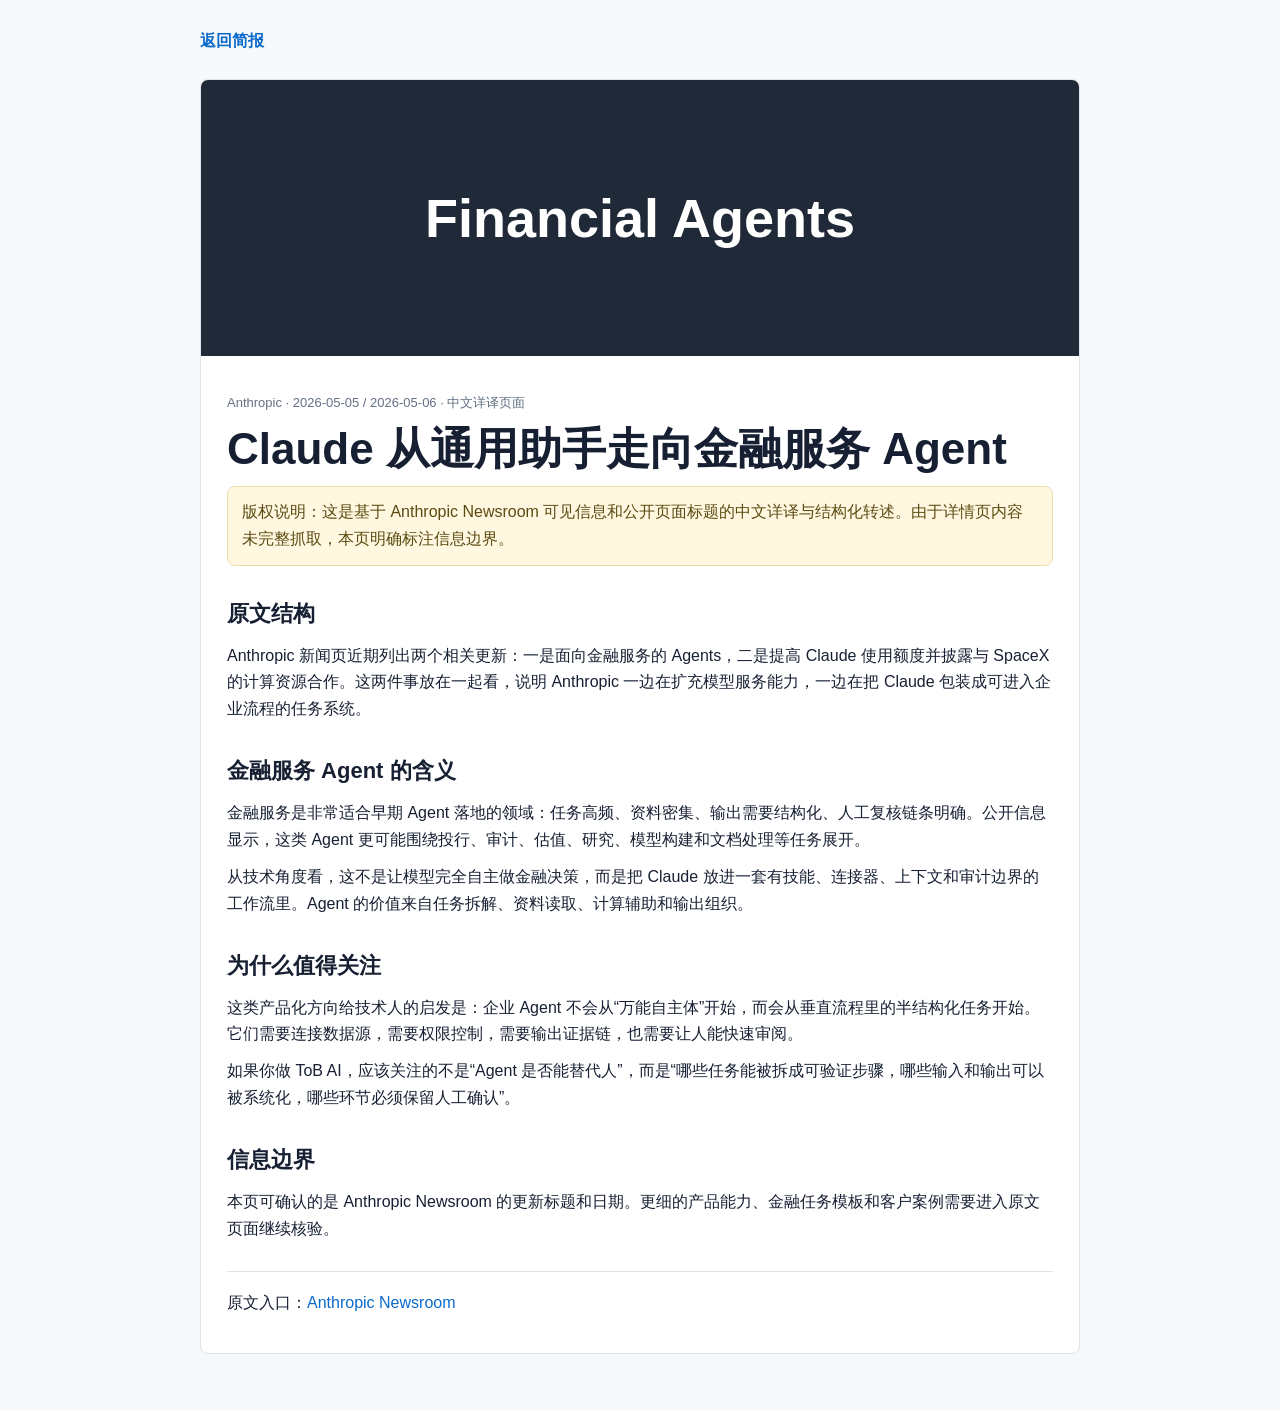
<file: reports/details/anthropic-financial-agents.html>
<!doctype html>
<html lang="zh-CN">
  <head>
    <meta charset="utf-8">
    <meta name="viewport" content="width=device-width, initial-scale=1">
    <title>Anthropic 金融服务 Agents｜中文详译</title>
    <style>
      body { margin: 0; background: #f7f8fa; color: #172033; font-family: -apple-system, BlinkMacSystemFont, "Segoe UI", sans-serif; line-height: 1.68; }
      main { width: min(880px, calc(100% - 32px)); margin: 0 auto; padding: 28px 0 56px; }
      a { color: #0b6bcb; text-decoration: none; }
      .back { display: inline-flex; margin-bottom: 24px; font-weight: 700; }
      article { background: #fff; border: 1px solid #dfe4ea; border-radius: 8px; overflow: hidden; }
      .media { min-height: 220px; display: grid; place-items: center; background: #1f2937; color: #fff; padding: 28px; }
      .media strong { font-size: clamp(30px, 6vw, 54px); letter-spacing: 0; }
      .content { padding: 26px; }
      .meta { color: #637083; font-size: 13px; }
      h1 { font-size: clamp(28px, 5vw, 44px); line-height: 1.14; margin: 8px 0 12px; letter-spacing: 0; }
      h2 { margin: 30px 0 8px; font-size: 22px; }
      p { margin: 10px 0; }
      .notice { background: #fff7df; border: 1px solid #ecdca9; border-radius: 8px; padding: 12px 14px; color: #5b4b12; }
      .source { margin-top: 28px; padding-top: 18px; border-top: 1px solid #dfe4ea; }
    </style>
  </head>
  <body>
    <main>
      <a class="back" href="../2026-05-10-demo-3days.html">返回简报</a>
      <article>
        <div class="media"><strong>Financial Agents</strong></div>
        <div class="content">
          <p class="meta">Anthropic · 2026-05-05 / 2026-05-06 · 中文详译页面</p>
          <h1>Claude 从通用助手走向金融服务 Agent</h1>
          <p class="notice">版权说明：这是基于 Anthropic Newsroom 可见信息和公开页面标题的中文详译与结构化转述。由于详情页内容未完整抓取，本页明确标注信息边界。</p>

          <h2>原文结构</h2>
          <p>Anthropic 新闻页近期列出两个相关更新：一是面向金融服务的 Agents，二是提高 Claude 使用额度并披露与 SpaceX 的计算资源合作。这两件事放在一起看，说明 Anthropic 一边在扩充模型服务能力，一边在把 Claude 包装成可进入企业流程的任务系统。</p>

          <h2>金融服务 Agent 的含义</h2>
          <p>金融服务是非常适合早期 Agent 落地的领域：任务高频、资料密集、输出需要结构化、人工复核链条明确。公开信息显示，这类 Agent 更可能围绕投行、审计、估值、研究、模型构建和文档处理等任务展开。</p>
          <p>从技术角度看，这不是让模型完全自主做金融决策，而是把 Claude 放进一套有技能、连接器、上下文和审计边界的工作流里。Agent 的价值来自任务拆解、资料读取、计算辅助和输出组织。</p>

          <h2>为什么值得关注</h2>
          <p>这类产品化方向给技术人的启发是：企业 Agent 不会从“万能自主体”开始，而会从垂直流程里的半结构化任务开始。它们需要连接数据源，需要权限控制，需要输出证据链，也需要让人能快速审阅。</p>
          <p>如果你做 ToB AI，应该关注的不是“Agent 是否能替代人”，而是“哪些任务能被拆成可验证步骤，哪些输入和输出可以被系统化，哪些环节必须保留人工确认”。</p>

          <h2>信息边界</h2>
          <p>本页可确认的是 Anthropic Newsroom 的更新标题和日期。更细的产品能力、金融任务模板和客户案例需要进入原文页面继续核验。</p>

          <p class="source">原文入口：<a href="https://www.anthropic.com/news">Anthropic Newsroom</a></p>
        </div>
      </article>
    </main>
  </body>
</html>
</file>
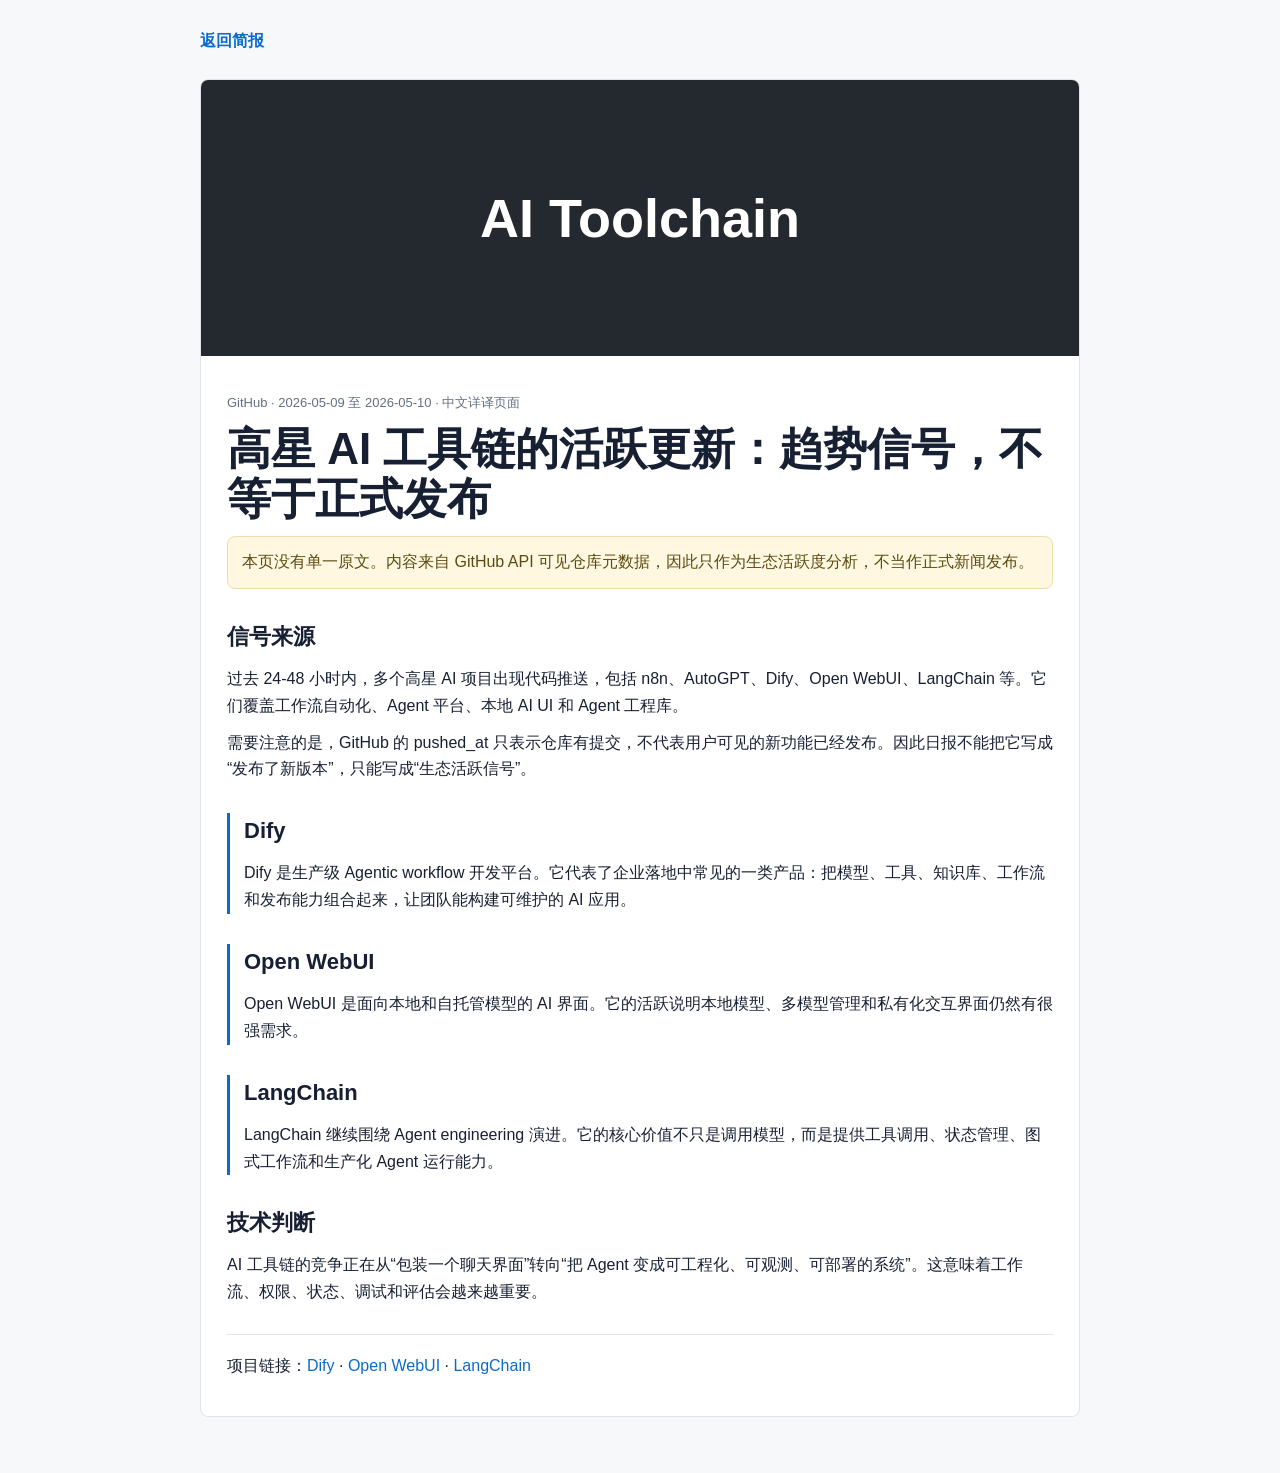
<file: reports/details/github-ai-toolchain.html>
<!doctype html>
<html lang="zh-CN">
  <head>
    <meta charset="utf-8">
    <meta name="viewport" content="width=device-width, initial-scale=1">
    <title>GitHub AI 工具链活跃信号｜中文详译</title>
    <style>
      body { margin: 0; background: #f7f8fa; color: #172033; font-family: -apple-system, BlinkMacSystemFont, "Segoe UI", sans-serif; line-height: 1.68; }
      main { width: min(880px, calc(100% - 32px)); margin: 0 auto; padding: 28px 0 56px; }
      a { color: #0b6bcb; text-decoration: none; }
      .back { display: inline-flex; margin-bottom: 24px; font-weight: 700; }
      article { background: #fff; border: 1px solid #dfe4ea; border-radius: 8px; overflow: hidden; }
      .media { min-height: 220px; display: grid; place-items: center; background: #24292f; color: #fff; padding: 28px; }
      .media strong { font-size: clamp(30px, 6vw, 54px); letter-spacing: 0; }
      .content { padding: 26px; }
      .meta { color: #637083; font-size: 13px; }
      h1 { font-size: clamp(28px, 5vw, 44px); line-height: 1.14; margin: 8px 0 12px; letter-spacing: 0; }
      h2 { margin: 30px 0 8px; font-size: 22px; }
      p { margin: 10px 0; }
      .notice { background: #fff7df; border: 1px solid #ecdca9; border-radius: 8px; padding: 12px 14px; color: #5b4b12; }
      .repo { border-left: 3px solid #0b6bcb; padding-left: 14px; margin-top: 18px; }
      .source { margin-top: 28px; padding-top: 18px; border-top: 1px solid #dfe4ea; }
    </style>
  </head>
  <body>
    <main>
      <a class="back" href="../2026-05-10-demo-3days.html">返回简报</a>
      <article>
        <div class="media"><strong>AI Toolchain</strong></div>
        <div class="content">
          <p class="meta">GitHub · 2026-05-09 至 2026-05-10 · 中文详译页面</p>
          <h1>高星 AI 工具链的活跃更新：趋势信号，不等于正式发布</h1>
          <p class="notice">本页没有单一原文。内容来自 GitHub API 可见仓库元数据，因此只作为生态活跃度分析，不当作正式新闻发布。</p>

          <h2>信号来源</h2>
          <p>过去 24-48 小时内，多个高星 AI 项目出现代码推送，包括 n8n、AutoGPT、Dify、Open WebUI、LangChain 等。它们覆盖工作流自动化、Agent 平台、本地 AI UI 和 Agent 工程库。</p>
          <p>需要注意的是，GitHub 的 pushed_at 只表示仓库有提交，不代表用户可见的新功能已经发布。因此日报不能把它写成“发布了新版本”，只能写成“生态活跃信号”。</p>

          <section class="repo">
            <h2>Dify</h2>
            <p>Dify 是生产级 Agentic workflow 开发平台。它代表了企业落地中常见的一类产品：把模型、工具、知识库、工作流和发布能力组合起来，让团队能构建可维护的 AI 应用。</p>
          </section>

          <section class="repo">
            <h2>Open WebUI</h2>
            <p>Open WebUI 是面向本地和自托管模型的 AI 界面。它的活跃说明本地模型、多模型管理和私有化交互界面仍然有很强需求。</p>
          </section>

          <section class="repo">
            <h2>LangChain</h2>
            <p>LangChain 继续围绕 Agent engineering 演进。它的核心价值不只是调用模型，而是提供工具调用、状态管理、图式工作流和生产化 Agent 运行能力。</p>
          </section>

          <h2>技术判断</h2>
          <p>AI 工具链的竞争正在从“包装一个聊天界面”转向“把 Agent 变成可工程化、可观测、可部署的系统”。这意味着工作流、权限、状态、调试和评估会越来越重要。</p>

          <p class="source">项目链接：<a href="https://github.com/langgenius/dify">Dify</a> · <a href="https://github.com/open-webui/open-webui">Open WebUI</a> · <a href="https://github.com/langchain-ai/langchain">LangChain</a></p>
        </div>
      </article>
    </main>
  </body>
</html>
</file>
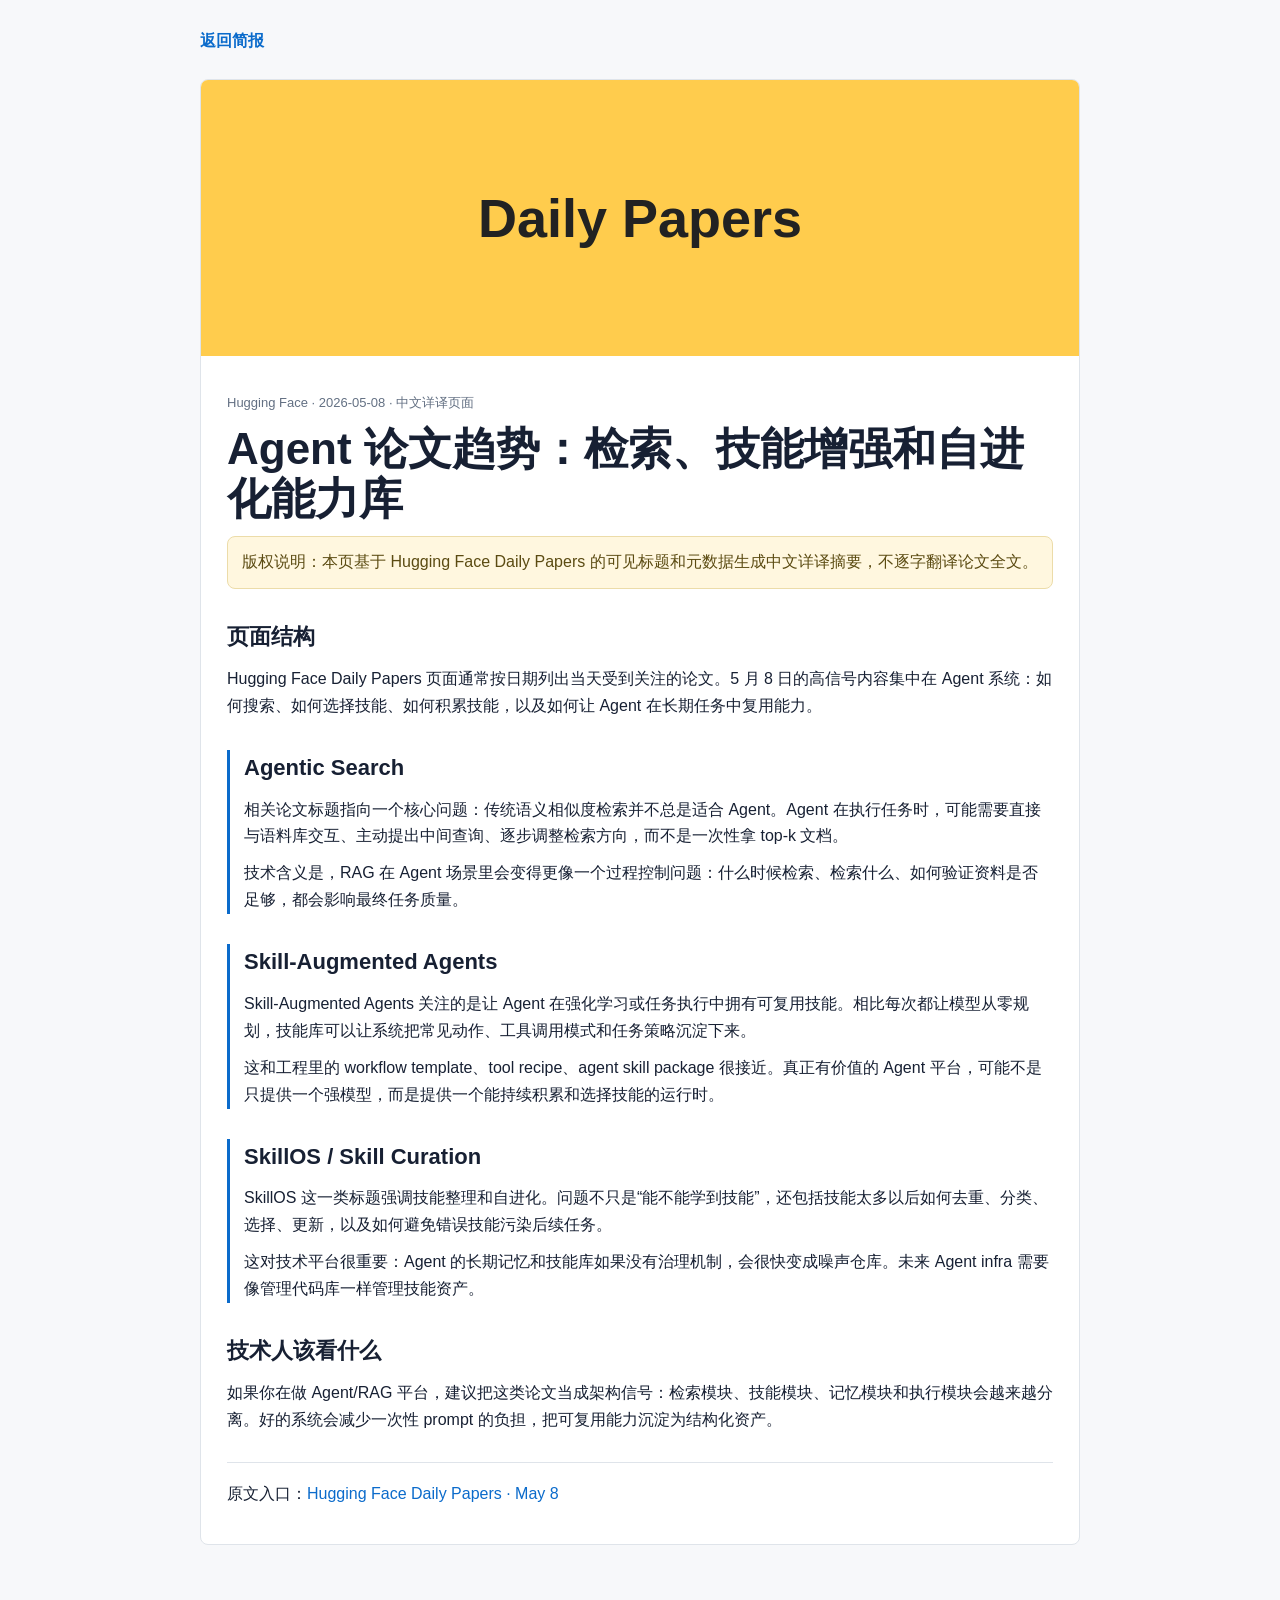
<file: reports/details/huggingface-agent-papers.html>
<!doctype html>
<html lang="zh-CN">
  <head>
    <meta charset="utf-8">
    <meta name="viewport" content="width=device-width, initial-scale=1">
    <title>Hugging Face Agent 论文趋势｜中文详译</title>
    <style>
      body { margin: 0; background: #f7f8fa; color: #172033; font-family: -apple-system, BlinkMacSystemFont, "Segoe UI", sans-serif; line-height: 1.68; }
      main { width: min(880px, calc(100% - 32px)); margin: 0 auto; padding: 28px 0 56px; }
      a { color: #0b6bcb; text-decoration: none; }
      .back { display: inline-flex; margin-bottom: 24px; font-weight: 700; }
      article { background: #fff; border: 1px solid #dfe4ea; border-radius: 8px; overflow: hidden; }
      .media { min-height: 220px; display: grid; place-items: center; background: #ffcc4d; color: #222; padding: 28px; }
      .media strong { font-size: clamp(30px, 6vw, 54px); letter-spacing: 0; }
      .content { padding: 26px; }
      .meta { color: #637083; font-size: 13px; }
      h1 { font-size: clamp(28px, 5vw, 44px); line-height: 1.14; margin: 8px 0 12px; letter-spacing: 0; }
      h2 { margin: 30px 0 8px; font-size: 22px; }
      p { margin: 10px 0; }
      .notice { background: #fff7df; border: 1px solid #ecdca9; border-radius: 8px; padding: 12px 14px; color: #5b4b12; }
      .paper { border-left: 3px solid #0b6bcb; padding-left: 14px; margin-top: 18px; }
      .source { margin-top: 28px; padding-top: 18px; border-top: 1px solid #dfe4ea; }
    </style>
  </head>
  <body>
    <main>
      <a class="back" href="../2026-05-10-demo-3days.html">返回简报</a>
      <article>
        <div class="media"><strong>Daily Papers</strong></div>
        <div class="content">
          <p class="meta">Hugging Face · 2026-05-08 · 中文详译页面</p>
          <h1>Agent 论文趋势：检索、技能增强和自进化能力库</h1>
          <p class="notice">版权说明：本页基于 Hugging Face Daily Papers 的可见标题和元数据生成中文详译摘要，不逐字翻译论文全文。</p>

          <h2>页面结构</h2>
          <p>Hugging Face Daily Papers 页面通常按日期列出当天受到关注的论文。5 月 8 日的高信号内容集中在 Agent 系统：如何搜索、如何选择技能、如何积累技能，以及如何让 Agent 在长期任务中复用能力。</p>

          <section class="paper">
            <h2>Agentic Search</h2>
            <p>相关论文标题指向一个核心问题：传统语义相似度检索并不总是适合 Agent。Agent 在执行任务时，可能需要直接与语料库交互、主动提出中间查询、逐步调整检索方向，而不是一次性拿 top-k 文档。</p>
            <p>技术含义是，RAG 在 Agent 场景里会变得更像一个过程控制问题：什么时候检索、检索什么、如何验证资料是否足够，都会影响最终任务质量。</p>
          </section>

          <section class="paper">
            <h2>Skill-Augmented Agents</h2>
            <p>Skill-Augmented Agents 关注的是让 Agent 在强化学习或任务执行中拥有可复用技能。相比每次都让模型从零规划，技能库可以让系统把常见动作、工具调用模式和任务策略沉淀下来。</p>
            <p>这和工程里的 workflow template、tool recipe、agent skill package 很接近。真正有价值的 Agent 平台，可能不是只提供一个强模型，而是提供一个能持续积累和选择技能的运行时。</p>
          </section>

          <section class="paper">
            <h2>SkillOS / Skill Curation</h2>
            <p>SkillOS 这一类标题强调技能整理和自进化。问题不只是“能不能学到技能”，还包括技能太多以后如何去重、分类、选择、更新，以及如何避免错误技能污染后续任务。</p>
            <p>这对技术平台很重要：Agent 的长期记忆和技能库如果没有治理机制，会很快变成噪声仓库。未来 Agent infra 需要像管理代码库一样管理技能资产。</p>
          </section>

          <h2>技术人该看什么</h2>
          <p>如果你在做 Agent/RAG 平台，建议把这类论文当成架构信号：检索模块、技能模块、记忆模块和执行模块会越来越分离。好的系统会减少一次性 prompt 的负担，把可复用能力沉淀为结构化资产。</p>

          <p class="source">原文入口：<a href="https://api-inference.huggingface.co/papers/date/2026-05-08">Hugging Face Daily Papers · May 8</a></p>
        </div>
      </article>
    </main>
  </body>
</html>
</file>
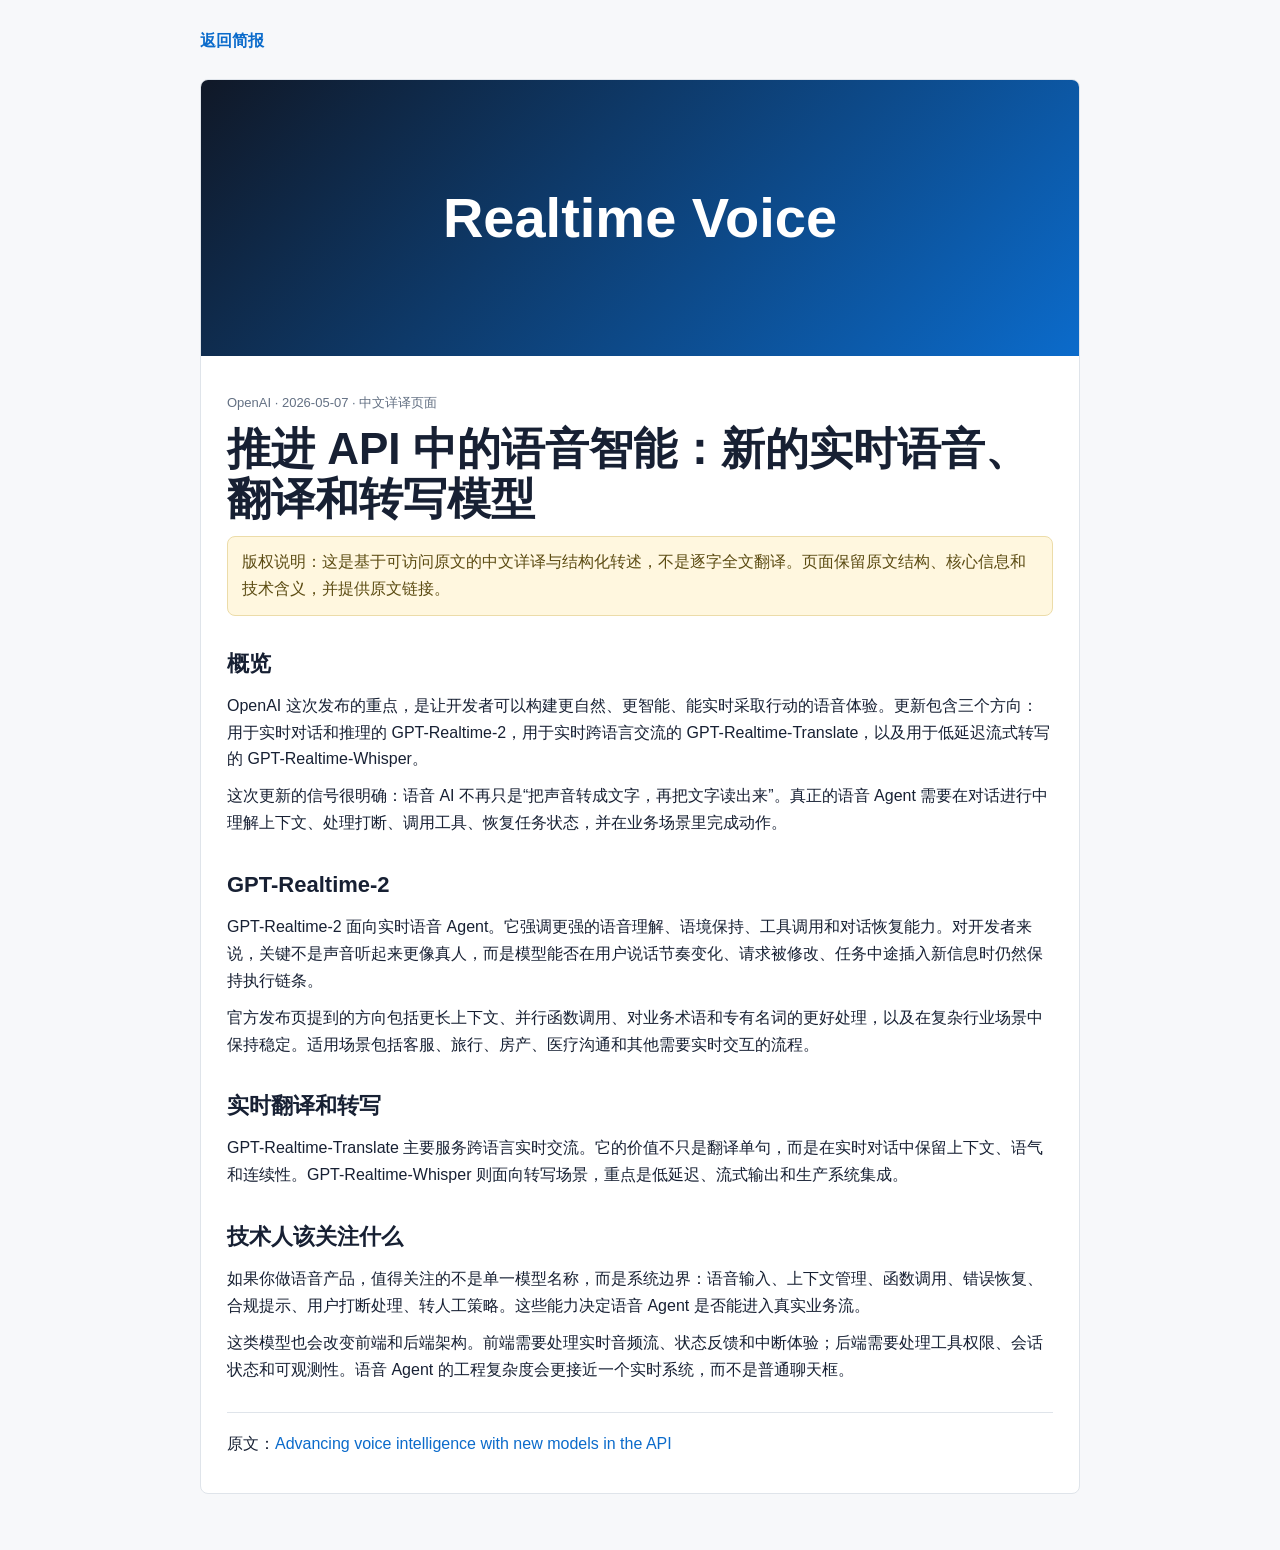
<file: reports/details/openai-realtime-voice.html>
<!doctype html>
<html lang="zh-CN">
  <head>
    <meta charset="utf-8">
    <meta name="viewport" content="width=device-width, initial-scale=1">
    <title>OpenAI Realtime Voice 新模型｜中文详译</title>
    <style>
      body { margin: 0; background: #f7f8fa; color: #172033; font-family: -apple-system, BlinkMacSystemFont, "Segoe UI", sans-serif; line-height: 1.68; }
      main { width: min(880px, calc(100% - 32px)); margin: 0 auto; padding: 28px 0 56px; }
      a { color: #0b6bcb; text-decoration: none; }
      .back { display: inline-flex; margin-bottom: 24px; font-weight: 700; }
      .hero { background: #fff; border: 1px solid #dfe4ea; border-radius: 8px; overflow: hidden; }
      .media { min-height: 220px; display: grid; place-items: center; background: linear-gradient(135deg, #101827, #0b6bcb); color: #fff; padding: 28px; }
      .media strong { font-size: clamp(30px, 6vw, 56px); letter-spacing: 0; }
      .content { padding: 26px; }
      .meta { color: #637083; font-size: 13px; }
      h1 { font-size: clamp(28px, 5vw, 44px); line-height: 1.14; margin: 8px 0 12px; letter-spacing: 0; }
      h2 { margin: 30px 0 8px; font-size: 22px; }
      p { margin: 10px 0; }
      .notice { background: #fff7df; border: 1px solid #ecdca9; border-radius: 8px; padding: 12px 14px; color: #5b4b12; }
      .source { margin-top: 28px; padding-top: 18px; border-top: 1px solid #dfe4ea; }
    </style>
  </head>
  <body>
    <main>
      <a class="back" href="../2026-05-10-demo-3days.html">返回简报</a>
      <article class="hero">
        <div class="media"><strong>Realtime Voice</strong></div>
        <div class="content">
          <p class="meta">OpenAI · 2026-05-07 · 中文详译页面</p>
          <h1>推进 API 中的语音智能：新的实时语音、翻译和转写模型</h1>
          <p class="notice">版权说明：这是基于可访问原文的中文详译与结构化转述，不是逐字全文翻译。页面保留原文结构、核心信息和技术含义，并提供原文链接。</p>

          <h2>概览</h2>
          <p>OpenAI 这次发布的重点，是让开发者可以构建更自然、更智能、能实时采取行动的语音体验。更新包含三个方向：用于实时对话和推理的 GPT-Realtime-2，用于实时跨语言交流的 GPT-Realtime-Translate，以及用于低延迟流式转写的 GPT-Realtime-Whisper。</p>
          <p>这次更新的信号很明确：语音 AI 不再只是“把声音转成文字，再把文字读出来”。真正的语音 Agent 需要在对话进行中理解上下文、处理打断、调用工具、恢复任务状态，并在业务场景里完成动作。</p>

          <h2>GPT-Realtime-2</h2>
          <p>GPT-Realtime-2 面向实时语音 Agent。它强调更强的语音理解、语境保持、工具调用和对话恢复能力。对开发者来说，关键不是声音听起来更像真人，而是模型能否在用户说话节奏变化、请求被修改、任务中途插入新信息时仍然保持执行链条。</p>
          <p>官方发布页提到的方向包括更长上下文、并行函数调用、对业务术语和专有名词的更好处理，以及在复杂行业场景中保持稳定。适用场景包括客服、旅行、房产、医疗沟通和其他需要实时交互的流程。</p>

          <h2>实时翻译和转写</h2>
          <p>GPT-Realtime-Translate 主要服务跨语言实时交流。它的价值不只是翻译单句，而是在实时对话中保留上下文、语气和连续性。GPT-Realtime-Whisper 则面向转写场景，重点是低延迟、流式输出和生产系统集成。</p>

          <h2>技术人该关注什么</h2>
          <p>如果你做语音产品，值得关注的不是单一模型名称，而是系统边界：语音输入、上下文管理、函数调用、错误恢复、合规提示、用户打断处理、转人工策略。这些能力决定语音 Agent 是否能进入真实业务流。</p>
          <p>这类模型也会改变前端和后端架构。前端需要处理实时音频流、状态反馈和中断体验；后端需要处理工具权限、会话状态和可观测性。语音 Agent 的工程复杂度会更接近一个实时系统，而不是普通聊天框。</p>

          <p class="source">原文：<a href="https://openai.com/index/advancing-voice-intelligence-with-new-models-in-the-api/">Advancing voice intelligence with new models in the API</a></p>
        </div>
      </article>
    </main>
  </body>
</html>
</file>
<file: styles.css>
:root {
  color-scheme: light;
  --bg: #f4f6f8;
  --panel: #ffffff;
  --ink: #18202a;
  --muted: #647282;
  --line: #dce2e8;
  --blue: #2357d9;
  --green: #1e7c57;
  --amber: #9a5b00;
  --soft: #f8fafc;
  --shadow: 0 10px 28px rgba(24, 32, 42, 0.06);
}

* {
  box-sizing: border-box;
}

body {
  margin: 0;
  font-family: -apple-system, BlinkMacSystemFont, "Segoe UI", sans-serif;
  background: var(--bg);
  color: var(--ink);
  overflow-x: hidden;
}

a {
  color: inherit;
}

.topbar {
  display: flex;
  align-items: center;
  justify-content: space-between;
  gap: 16px;
  padding: 24px clamp(18px, 4vw, 56px);
  border-bottom: 1px solid var(--line);
  background: rgba(255, 255, 255, 0.88);
  position: sticky;
  top: 0;
  z-index: 2;
  backdrop-filter: blur(16px);
}

.topbar h1 {
  margin: 2px 0 0;
  font-size: 20px;
  line-height: 1.2;
}

.eyebrow {
  margin: 0;
  color: var(--blue);
  font-size: 12px;
  font-weight: 700;
  letter-spacing: 0;
  text-transform: uppercase;
}

.source-link,
.primary-link {
  display: inline-flex;
  align-items: center;
  justify-content: center;
  min-height: 40px;
  padding: 0 14px;
  border-radius: 6px;
  text-decoration: none;
  font-weight: 700;
  white-space: nowrap;
}

.source-link {
  border: 1px solid var(--line);
  background: #fff;
}

.primary-link {
  background: var(--ink);
  color: #fff;
  width: fit-content;
}

.blog-layout {
  width: min(1240px, calc(100% - 32px));
  margin: 24px auto 52px;
  display: grid;
  grid-template-columns: 280px minmax(0, 1fr);
  gap: 24px;
  align-items: start;
}

.sidebar-nav {
  position: sticky;
  top: 100px;
  border: 1px solid var(--line);
  border-radius: 8px;
  background: #fff;
  padding: 16px;
}

.sidebar-nav__header {
  padding: 4px 4px 12px;
  border-bottom: 1px solid var(--line);
  margin-bottom: 10px;
}

.sidebar-nav h2 {
  margin: 4px 0 0;
  font-size: 18px;
}

.sidebar-nav nav {
  display: grid;
  gap: 8px;
}

.nav-item {
  width: 100%;
  border: 1px solid transparent;
  border-radius: 8px;
  padding: 12px;
  background: transparent;
  text-align: left;
  cursor: pointer;
  font: inherit;
}

.nav-item span {
  display: block;
  margin-bottom: 6px;
  color: var(--green);
  font-size: 12px;
  font-weight: 800;
}

.nav-item strong {
  color: var(--muted);
  font-size: 14px;
  line-height: 1.45;
}

.nav-item:hover,
.nav-item.is-active {
  border-color: #c9d6f2;
  background: #f6f9ff;
}

.nav-item.is-active strong {
  color: var(--ink);
}

.reader-shell {
  width: 100%;
  margin: 0;
}

.article-layout {
  display: block;
}

.hero {
  display: grid;
  grid-template-columns: minmax(280px, 420px) 1fr;
  gap: 28px;
  align-items: stretch;
  margin-bottom: 18px;
}

.compact-hero {
  display: block;
}

.hero img {
  width: 100%;
  height: 100%;
  min-height: 260px;
  object-fit: cover;
  border-radius: 8px;
  box-shadow: var(--shadow);
}

.hero__content,
.panel {
  background: var(--panel);
  border: 1px solid var(--line);
  border-radius: 8px;
  box-shadow: none;
}

.hero__content {
  padding: clamp(22px, 4vw, 38px);
  display: flex;
  flex-direction: column;
  justify-content: center;
  gap: 16px;
}

.compact-hero .hero__content {
  padding: clamp(22px, 4vw, 34px);
}

.hero h2,
.panel h2 {
  margin: 0;
  line-height: 1.18;
}

.hero h2 {
  font-size: clamp(25px, 3vw, 34px);
}

.hero p,
.panel p,
li {
  color: var(--muted);
  line-height: 1.65;
}

.meta {
  display: flex;
  flex-wrap: wrap;
  gap: 8px;
}

.meta span {
  padding: 6px 10px;
  border: 1px solid var(--line);
  border-radius: 999px;
  color: var(--muted);
  font-size: 13px;
}

.hero-actions {
  display: flex;
  gap: 10px;
  flex-wrap: wrap;
}

.panel {
  padding: clamp(20px, 3vw, 30px);
  margin-bottom: 16px;
}

.panel h2 {
  font-size: 21px;
  margin-bottom: 12px;
}

.section-title {
  font-size: 21px !important;
  line-height: 1.35 !important;
  color: var(--ink);
}

.brief-copy {
  font-size: 16px;
  line-height: 1.68 !important;
}

.lead {
  font-size: 18px;
  color: var(--ink) !important;
  line-height: 1.62 !important;
  margin-bottom: 18px;
}

.key-takeaway {
  border: 0;
  background: #ffffff;
  box-shadow: var(--shadow);
}

.quick-read {
  display: grid;
  grid-template-columns: 1.2fr 1fr;
  gap: 14px;
  margin-top: 18px;
}

.quick-read article {
  border: 0;
  border-top: 1px solid var(--line);
  border-radius: 8px;
  padding: 18px 0 0;
  background: transparent;
}

.quick-read article:first-child {
  grid-row: span 2;
}

.quick-read h3 {
  margin: 0 0 8px;
  color: var(--blue);
  font-size: 15px;
}

.quick-read p {
  margin: 0;
}

.brief-actions {
  margin-top: 18px;
  padding-top: 16px;
  border-top: 1px solid var(--line);
}

.brief-actions h3 {
  margin: 0 0 10px;
  color: var(--blue);
  font-size: 15px;
}

.brief-actions li {
  line-height: 1.55;
}

.split {
  display: grid;
  grid-template-columns: repeat(2, minmax(0, 1fr));
  gap: 18px;
}

ul {
  margin: 0;
  padding-left: 20px;
}

li + li {
  margin-top: 10px;
}

.cards {
  display: grid;
  grid-template-columns: repeat(3, minmax(0, 1fr));
  gap: 14px;
}

.mindmap-image {
  margin: 0;
  overflow-x: auto;
  border: 1px solid var(--line);
  border-radius: 8px;
  background: #fff;
}

.mindmap-image img {
  display: block;
  width: 100%;
  min-width: 760px;
  height: auto;
}

.section-list {
  display: grid;
  gap: 14px;
}

.section-card {
  border: 1px solid var(--line);
  border-radius: 8px;
  background: #fff;
  overflow: hidden;
  box-shadow: var(--shadow);
}

.section-card__head {
  display: grid;
  grid-template-columns: 1fr;
  gap: 12px;
  align-items: start;
  padding: 18px 22px;
  border-bottom: 0;
  background: #fff;
}

.chapter-kicker {
  display: flex;
  align-items: center;
  gap: 10px;
  color: var(--green);
}

.chapter-kicker span {
  color: var(--blue);
  font-size: 12px;
  font-weight: 800;
  text-transform: uppercase;
}

.chapter-kicker strong {
  color: var(--green);
  font-size: 14px;
}

.section-card__head h3 {
  margin: 0 0 8px;
  font-size: clamp(18px, 2.1vw, 22px);
  line-height: 1.35;
}

.section-card__summary {
  margin: 0 !important;
  color: var(--muted) !important;
}

.section-card__body {
  display: grid;
  grid-template-columns: 1fr;
  gap: 0;
  background: #fff;
}

.section-card__cell {
  padding: 18px 22px;
  background: #fff;
  border-top: 1px solid var(--line);
  border-bottom: 0;
}

.section-card h4 {
  margin: 0 0 8px;
  color: var(--blue);
  font-size: 14px;
  text-transform: uppercase;
}

.section-card p {
  margin: 0;
  color: var(--ink);
  line-height: 1.68;
}

.chapter-detail {
  margin: 0 0 16px !important;
  color: #334155 !important;
  font-size: 17px;
  line-height: 1.82 !important;
  max-width: 72ch;
}

.author-body {
  font-size: 17.5px;
  line-height: 1.82 !important;
  color: #25313f !important;
  max-width: 68ch;
  letter-spacing: 0;
}

.author-panel {
  padding: 16px 18px;
  border-radius: 8px;
  background: #fbfcff;
  border: 1px solid #e4eaf2;
}

blockquote {
  margin: 14px 0 0;
  padding: 10px 14px;
  border-left: 3px solid var(--blue);
  background: var(--soft);
  border-radius: 0 6px 6px 0;
  color: var(--muted);
  line-height: 1.6;
}

.tool-row {
  display: flex;
  flex-wrap: wrap;
  gap: 10px;
}

.tool-pill {
  display: inline-flex;
  align-items: center;
  min-height: 36px;
  padding: 0 12px;
  border: 1px solid var(--line);
  border-radius: 999px;
  color: var(--ink);
  background: var(--soft);
  font-weight: 700;
}

@media (max-width: 860px) {
  .blog-layout {
    grid-template-columns: 1fr;
  }

  .sidebar-nav {
    position: static;
  }

  .sidebar-nav nav {
    grid-template-columns: 1fr;
  }

  .reader-shell {
    width: min(100% - 24px, 920px);
  }

  .hero,
  .split,
  .cards,
  .quick-read,
  .section-card__head,
  .section-card__body {
    grid-template-columns: 1fr;
  }

  .hero img {
    min-height: auto;
  }

  .topbar {
    align-items: flex-start;
  }
}
</file>
